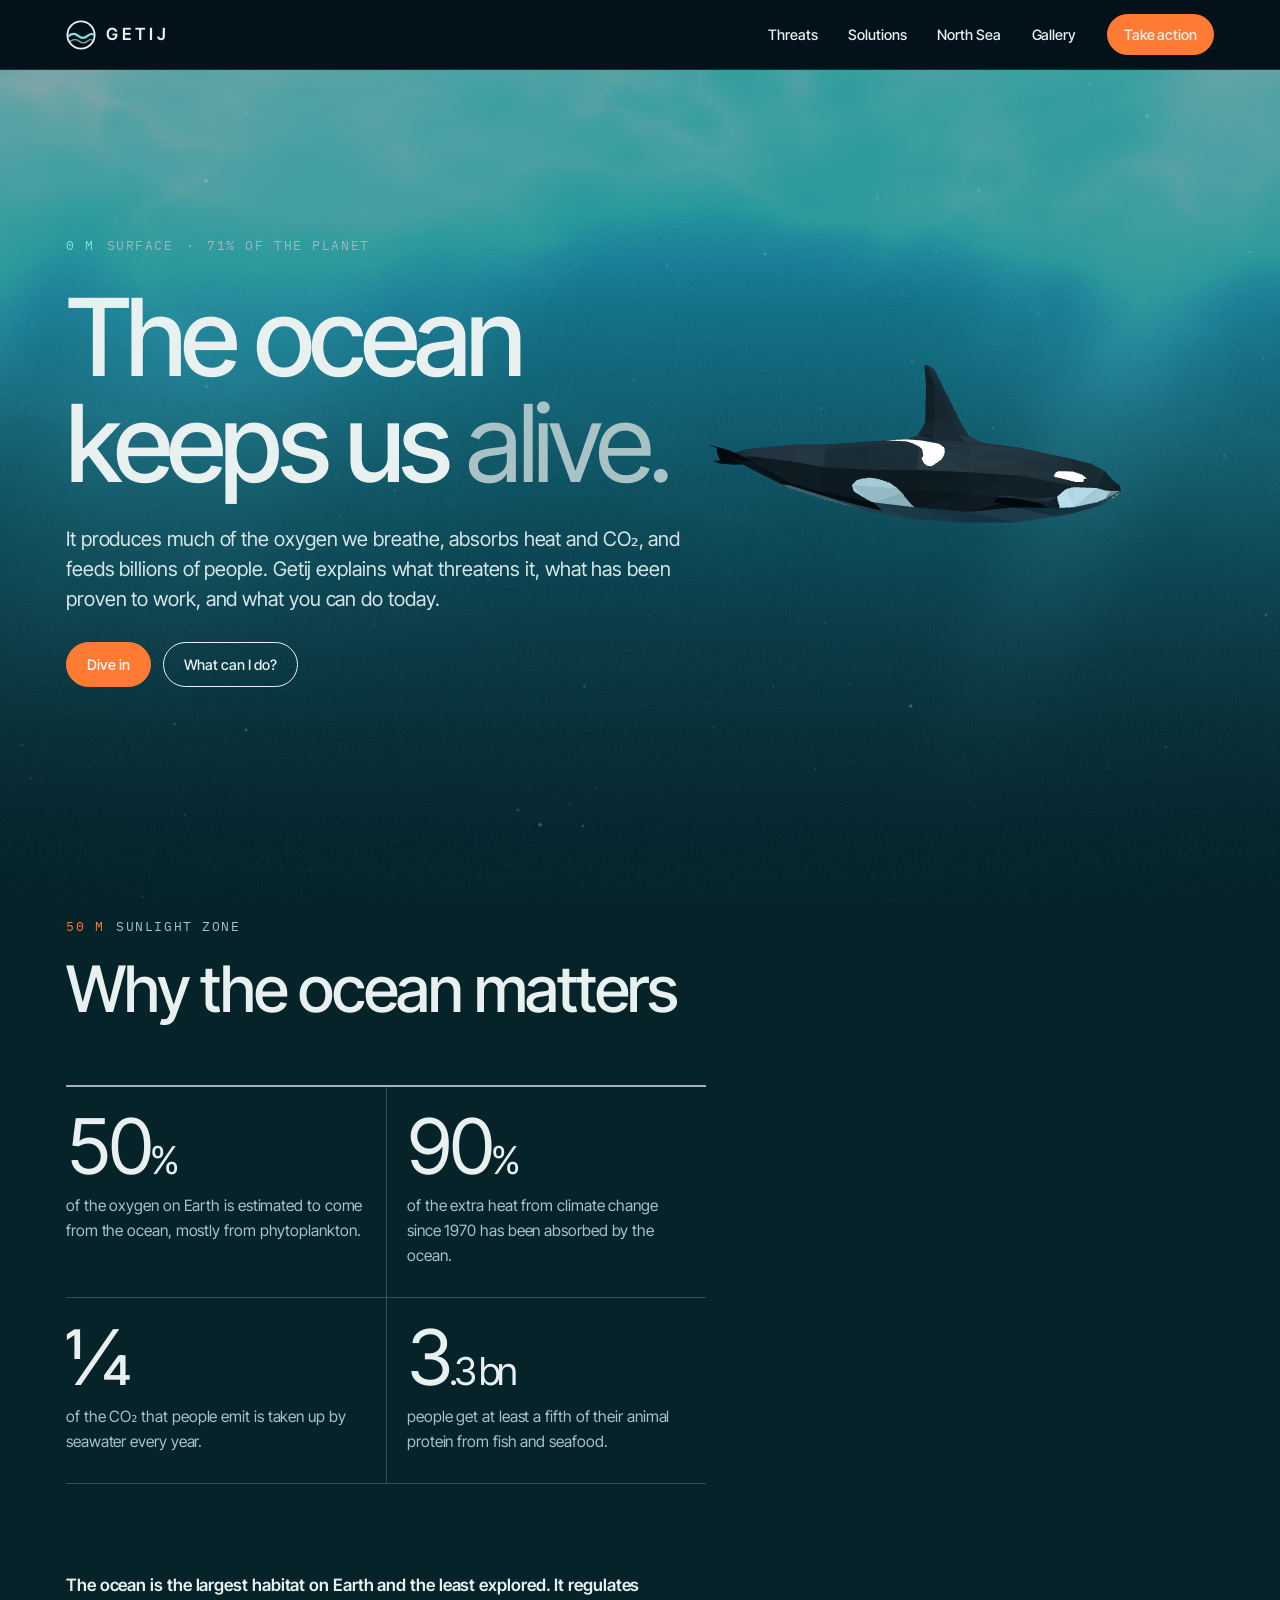
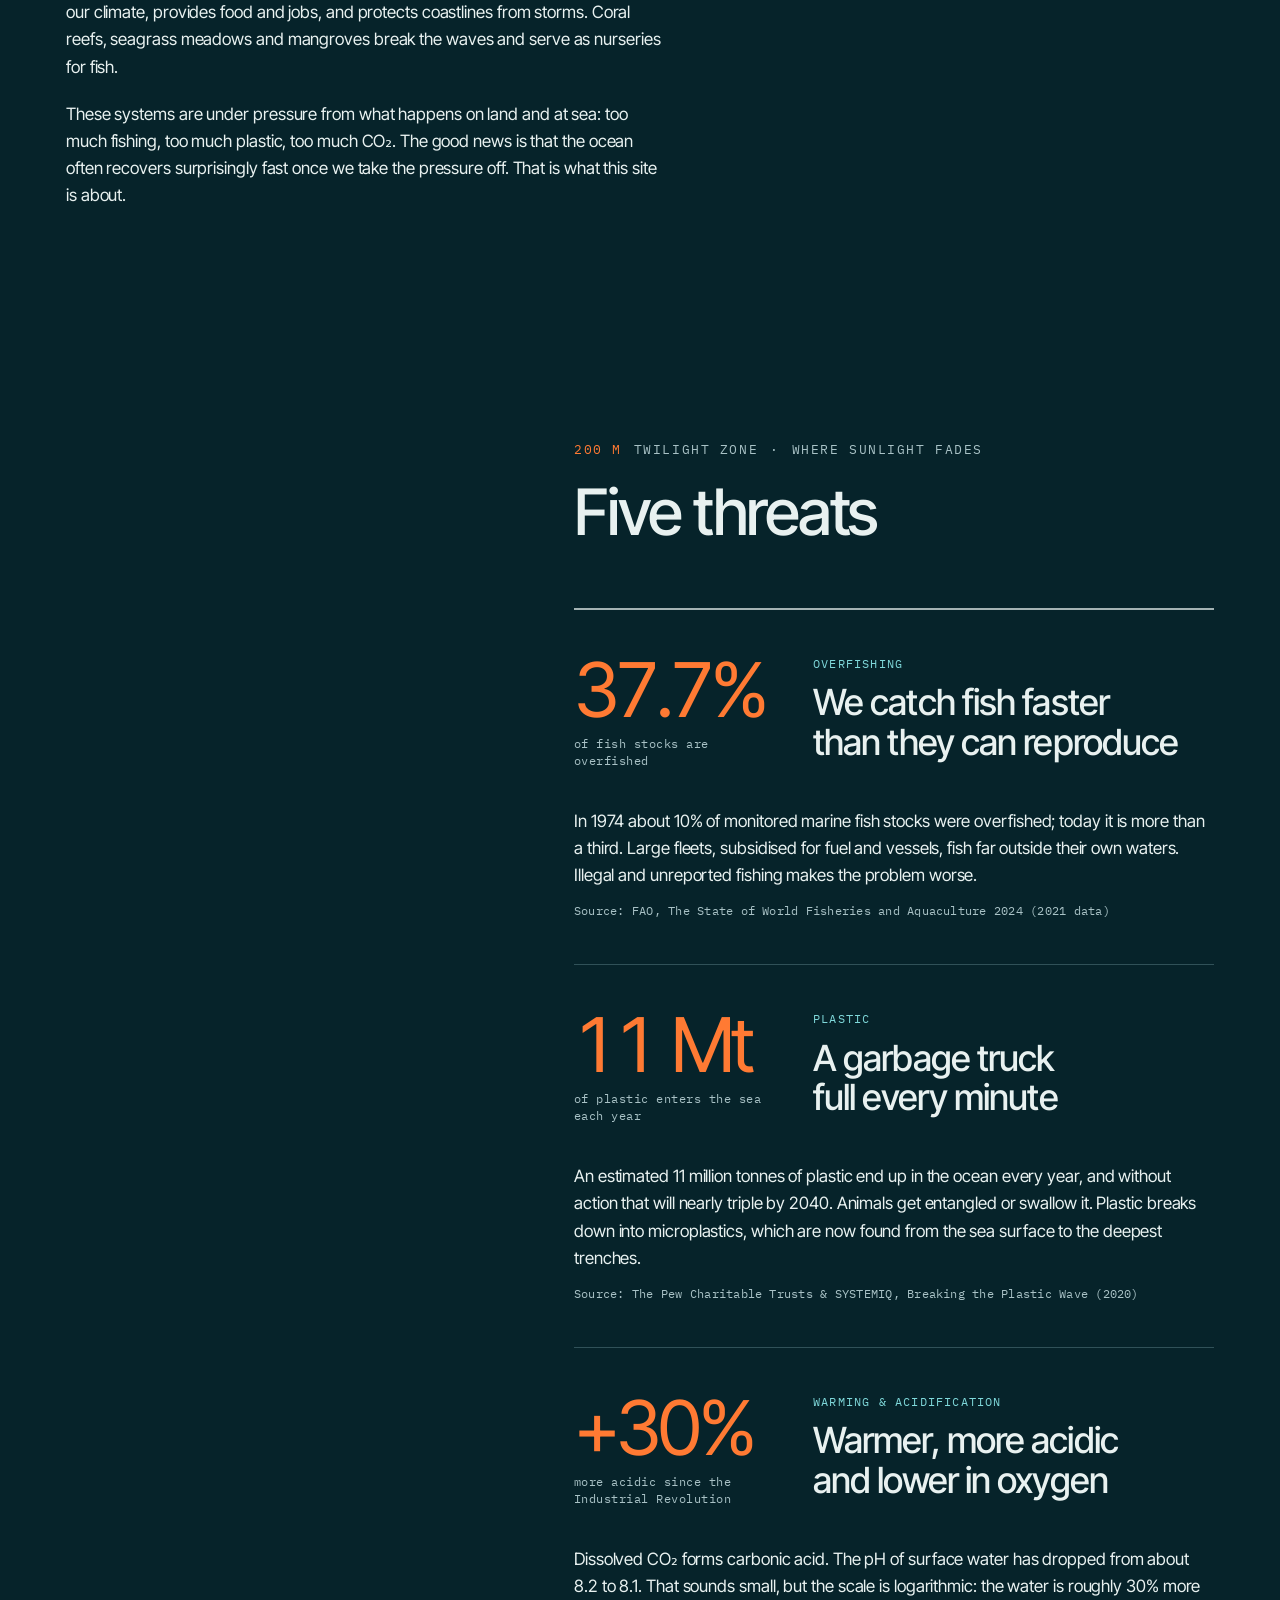
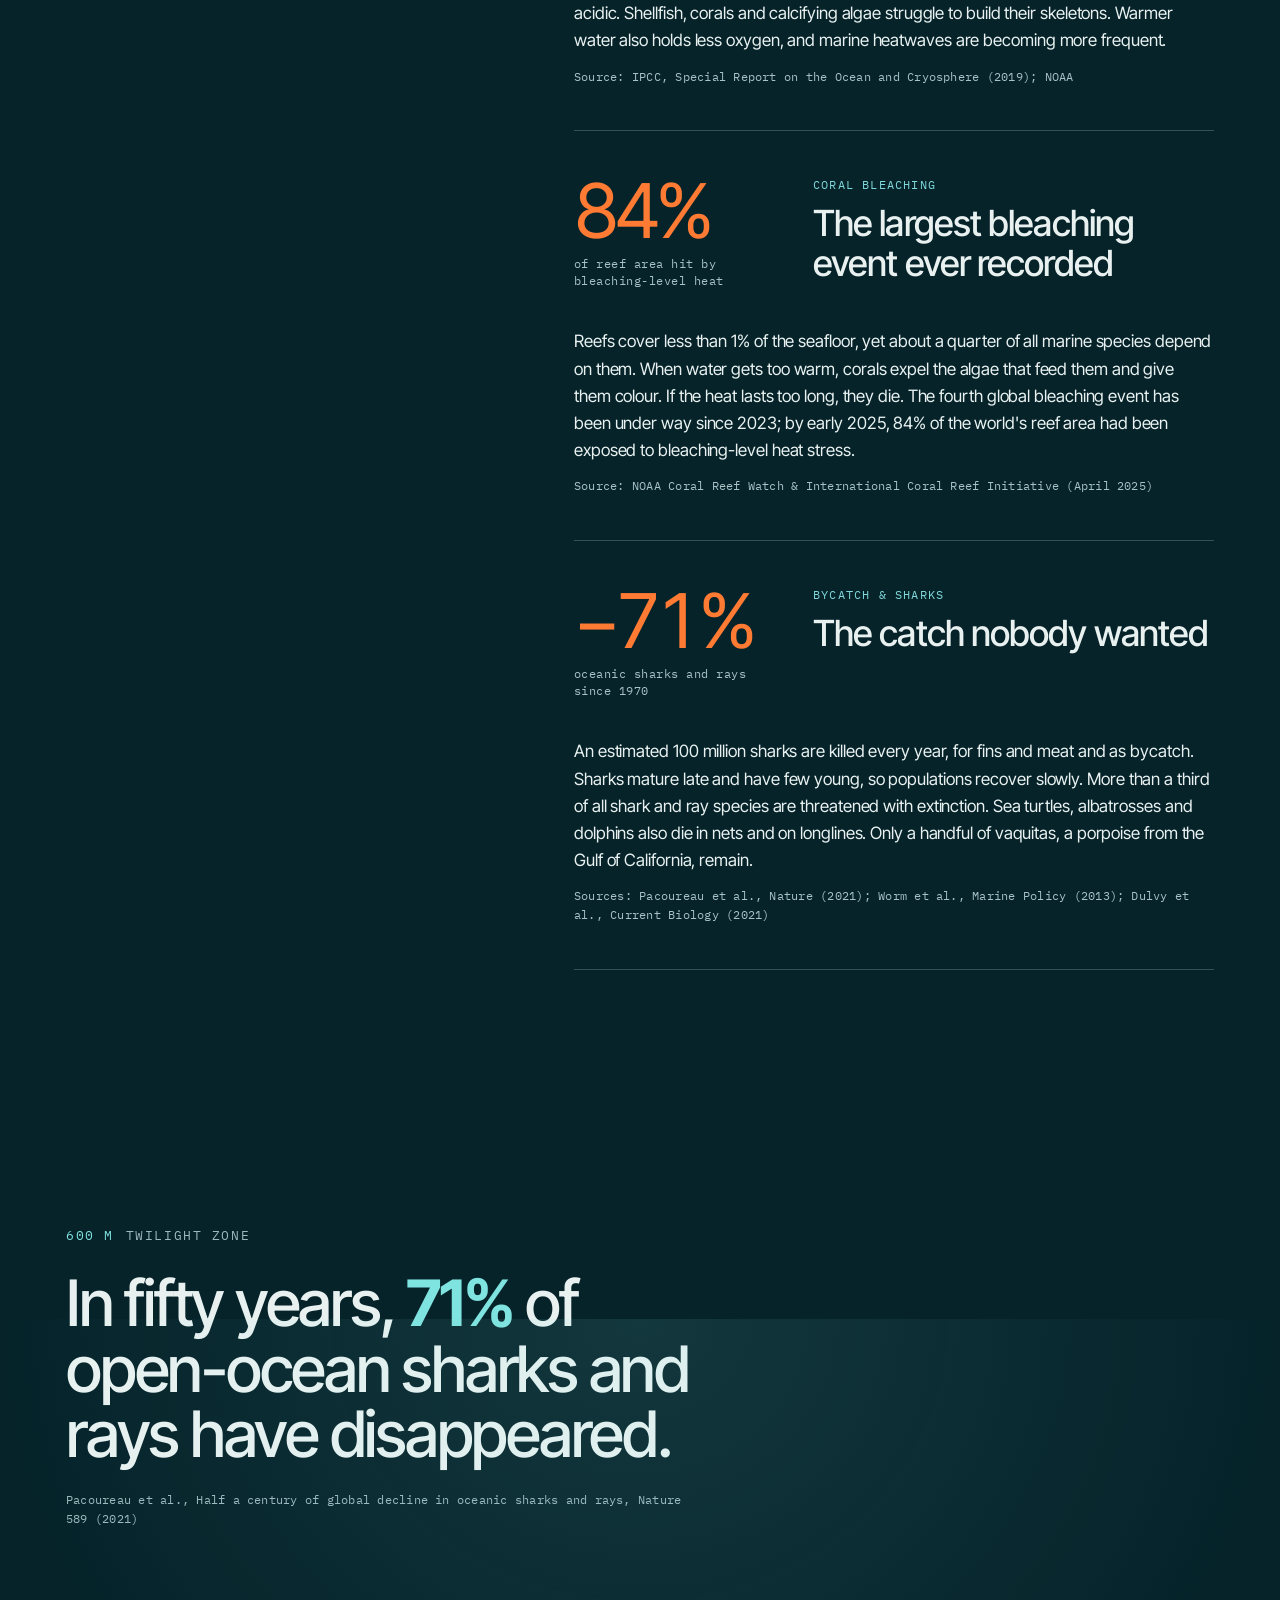
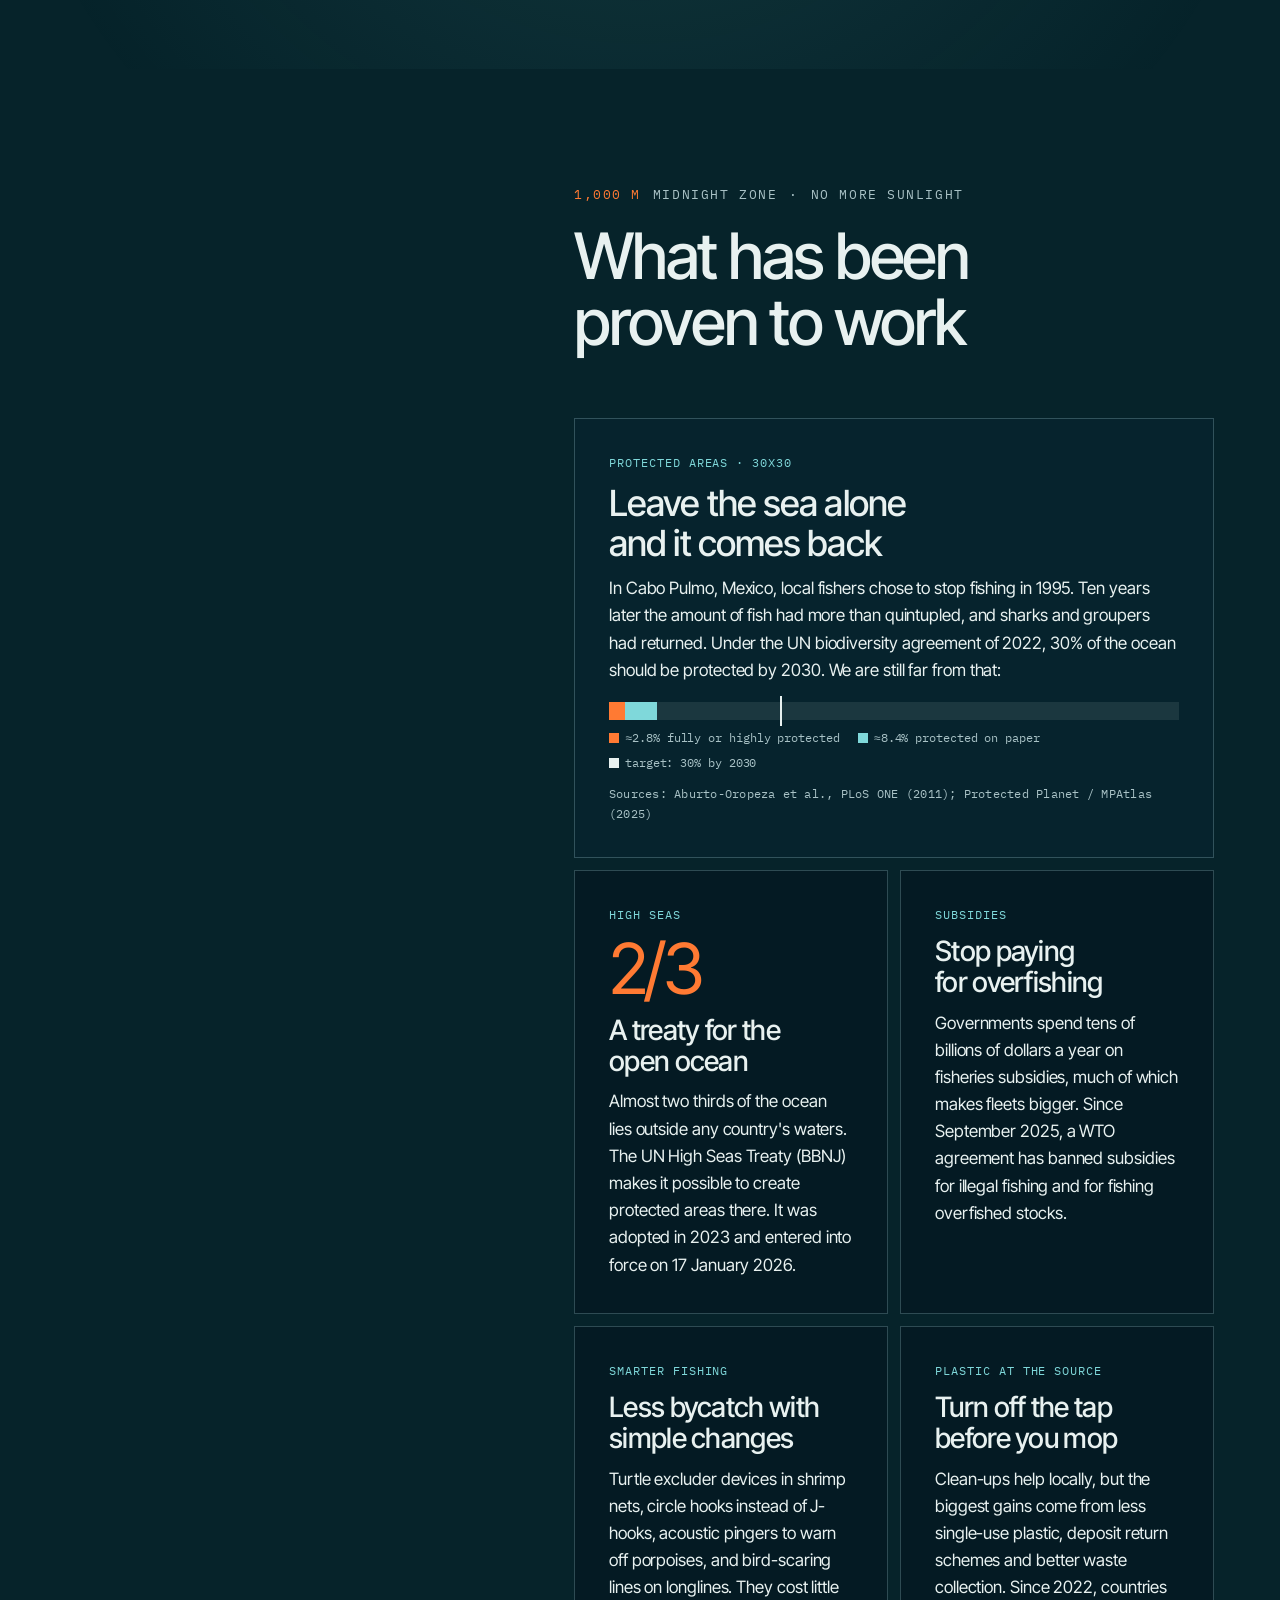
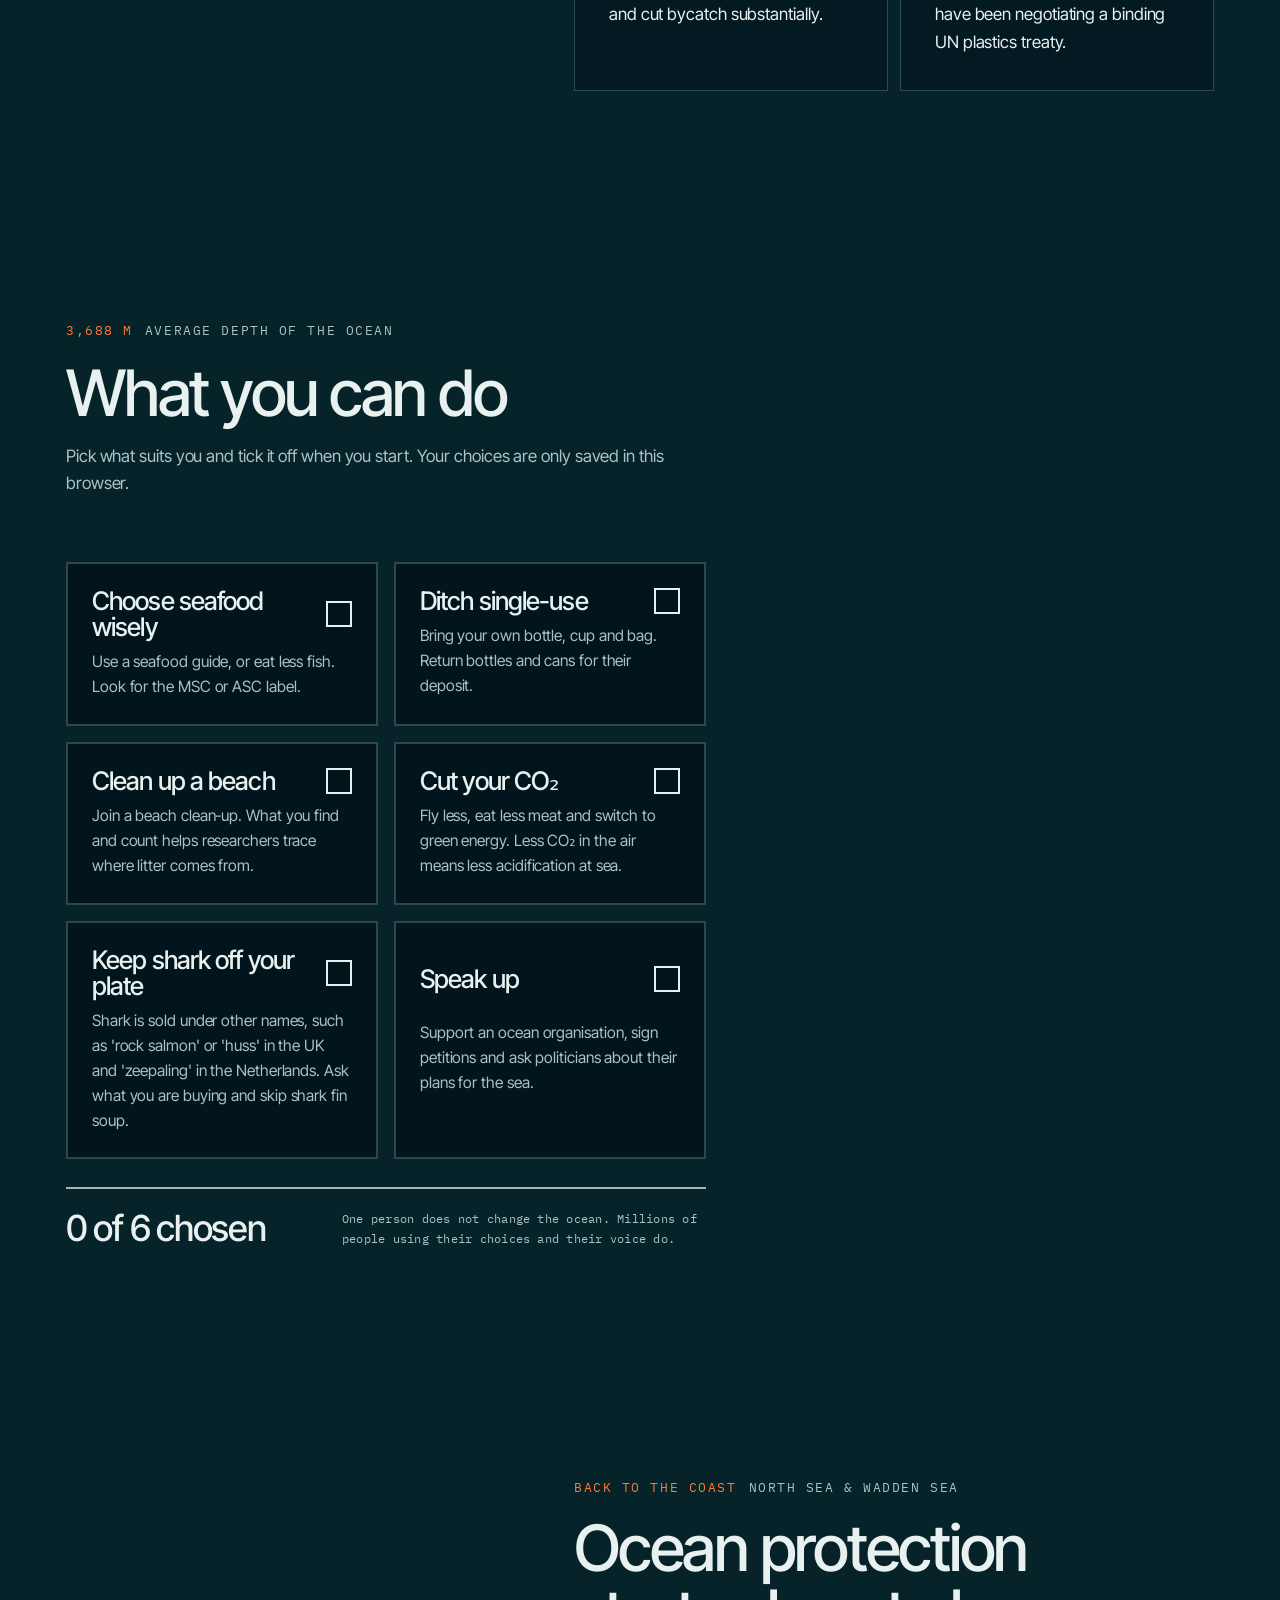
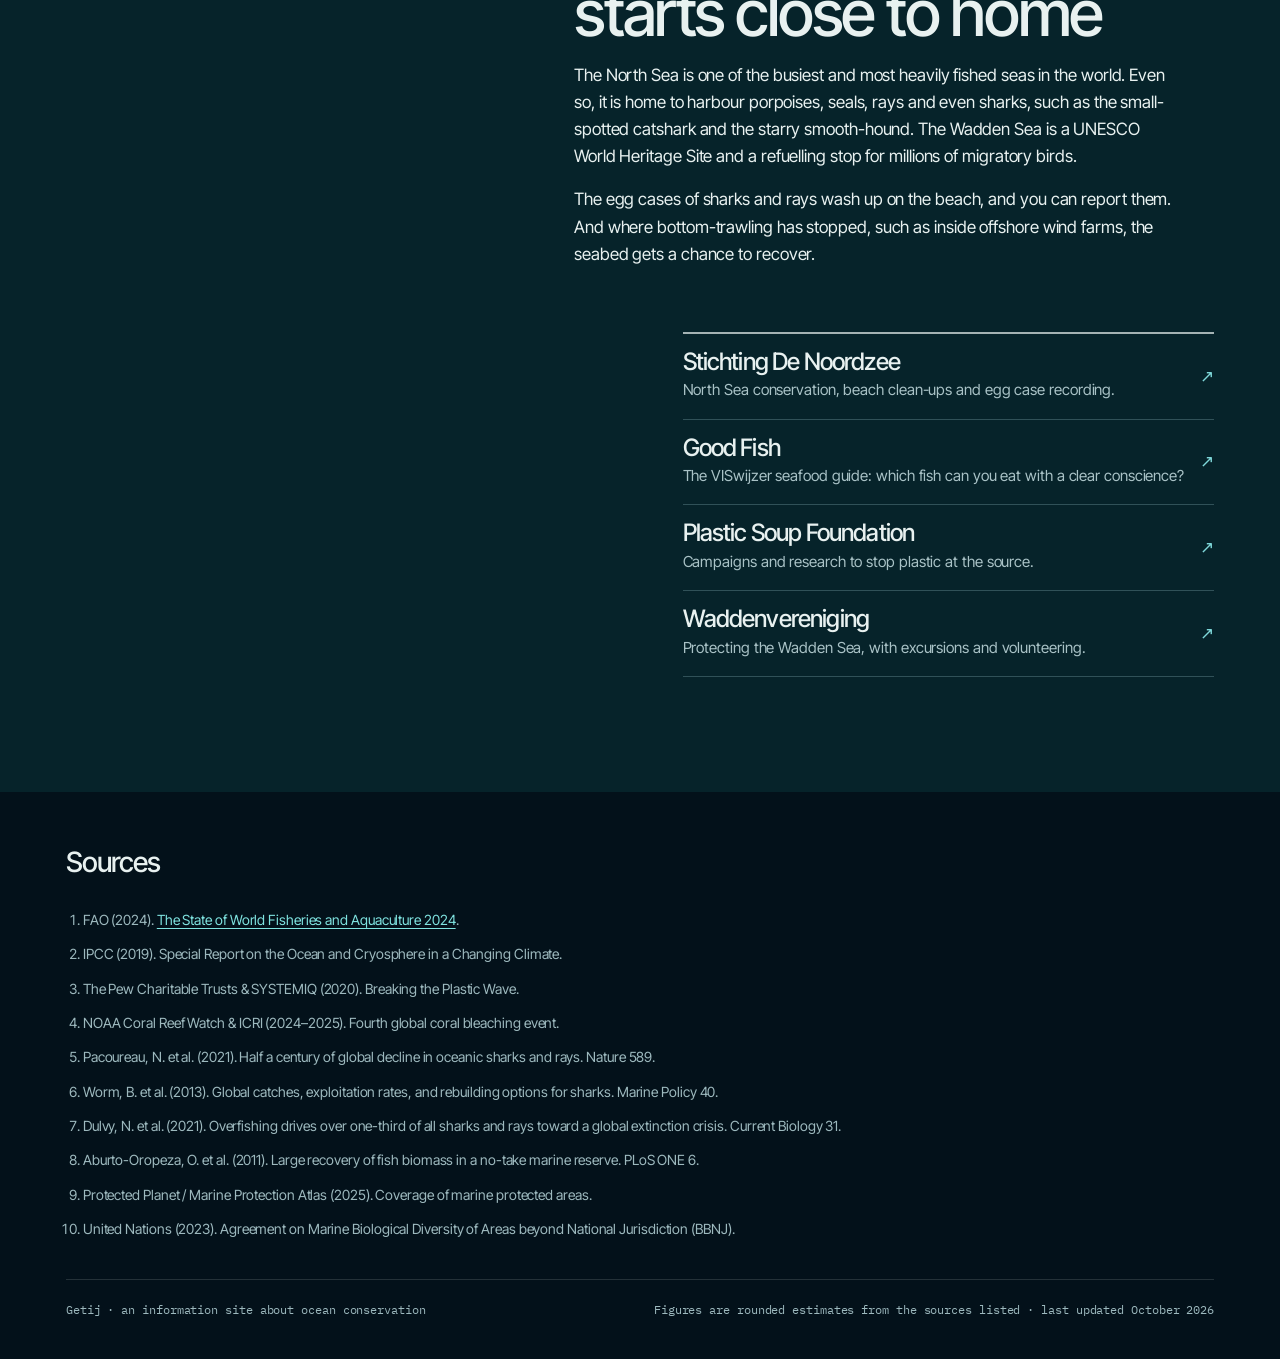
<file: index.html>
<!doctype html>
<html lang="en">
<head>
<meta charset="utf-8">
<meta name="viewport" content="width=device-width, initial-scale=1, viewport-fit=cover">
<title>Getij</title>
<meta name="description" content="Getij: the threats facing the ocean, what works to protect it, and what you can do yourself.">
<meta name="theme-color" content="#061922">
<meta property="og:title" content="Getij">
<meta property="og:description" content="The threats facing the ocean, what has been proven to work, and what you can do yourself.">
<meta property="og:type" content="website">
<link rel="icon" href="data:image/svg+xml,%3Csvg xmlns='http://www.w3.org/2000/svg' viewBox='0 0 32 32'%3E%3Ccircle cx='16' cy='16' r='15' fill='%23061922'/%3E%3Cpath d='M4 17c3.5-3 6.5-3 10 0s6.5 3 10 0 3.5-2.2 4.5-1.6' stroke='%237FE3E0' stroke-width='2.6' fill='none' stroke-linecap='round'/%3E%3C/svg%3E">
<link rel="stylesheet" href="fonts.css">
<style>
/* Layout: een afdaling. Een 3D-walvishaai zwemt mee door de waterkolom (0 m → 3.688 m) terwijl het
   water donkerder wordt; de tekst wisselt per sectie van kant zodat de haai ruimte heeft.
   Bewust één onderwaterwereld, in licht en donker thema gelijk. */
:root {
  --paper: #04141C;                    /* basis onder het water */
  --paper-2: rgba(4, 22, 31, 0.58);    /* glas over het water */
  --paper-3: rgba(2, 13, 20, 0.62);
  --ink: #E8F1F0;
  --ink-soft: #A9C2C6;
  --line: rgba(159, 201, 207, 0.28);
  --buoy: #FF7A33;         /* boei-oranje, het enige signaal */
  --sea: #7FD8DA;          /* zeegroen voor links en details */
  --card: rgba(8, 36, 48, 0.72);
  --deep: #03111A;
  --deep-2: #0B2C38;
  --on-deep: #E8F1F0;
  --on-deep-soft: #9DB9BE;
  --glow: #7FE3E0;         /* bioluminescentie */
  --f-display: "Big Shoulders Display", "Arial Narrow", "Helvetica Neue", Arial, sans-serif;
  --f-body: "Instrument Sans", "Segoe UI", system-ui, -apple-system, sans-serif;
  --f-mono: "IBM Plex Mono", ui-monospace, "Cascadia Mono", Consolas, monospace;
  --step--1: 0.8125rem;
  --step-0: 1.0625rem;
  --step-1: 1.25rem;
  --step-2: clamp(1.6rem, 1.2rem + 1.6vw, 2.25rem);
  --step-3: clamp(2.4rem, 1.6rem + 3.4vw, 4rem);
  --step-4: clamp(3rem, 1.6rem + 6.4vw, 7.25rem);
  --wrap: 1180px;
}

*, *::before, *::after { box-sizing: border-box; }
:root { color-scheme: dark; padding-top: env(safe-area-inset-top, 0px); padding-bottom: env(safe-area-inset-bottom, 0px); }
body { margin: 0; }
img { max-width: 100%; }
[hidden] { display: none !important; }
html { scroll-behavior: smooth; }
body {
  background: var(--paper);
  color: var(--ink);
  font-family: var(--f-body);
  font-size: var(--step-0);
  line-height: 1.6;
  -webkit-font-smoothing: antialiased;
  overflow-x: hidden;
}
body::before {
  content: ""; position: fixed; inset: 0 0 auto; height: env(safe-area-inset-top, 0px);
  z-index: 10; background: var(--deep);
}
h1, h2, h3 { font-family: var(--f-display); font-weight: 800; text-transform: uppercase; line-height: 0.95; letter-spacing: 0.005em; margin: 0; text-wrap: balance; }
p { margin: 0; }
a { color: var(--sea); text-underline-offset: 3px; }
a:focus-visible, button:focus-visible, input:focus-visible + label, label:focus-within { outline: 2px solid var(--buoy); outline-offset: 3px; }
.wrap {
  max-width: var(--wrap); margin: 0 auto;
  padding-left: max(16px, env(safe-area-inset-left, 0px));
  padding-right: max(16px, env(safe-area-inset-right, 0px));
}
.eyebrow {
  font-family: var(--f-mono); font-size: var(--step--1); letter-spacing: 0.12em; text-transform: uppercase;
  color: var(--ink-soft); display: flex; gap: 12px; align-items: center; flex-wrap: wrap;
}
.eyebrow .depth { color: var(--buoy); }
.source { font-family: var(--f-mono); font-size: 0.75rem; color: var(--ink-soft); letter-spacing: 0.02em; }

/* ---------- header ---------- */
.site-head {
  position: sticky; top: env(safe-area-inset-top, 0px); z-index: 20;
  background: var(--deep); color: var(--on-deep);
  border-bottom: 1px solid color-mix(in srgb, var(--on-deep) 12%, transparent);
}
.site-head .wrap { display: flex; align-items: center; justify-content: space-between; gap: 16px; padding-block: 14px; }
.logo { display: flex; align-items: center; gap: 10px; color: var(--on-deep); text-decoration: none; font-family: var(--f-display); font-weight: 900; font-size: 1.6rem; letter-spacing: 0.08em; }
.logo svg { width: 30px; height: 30px; flex: none; }
.nav { display: flex; gap: clamp(14px, 2.4vw, 32px); align-items: center; }
.nav a { color: var(--on-deep); text-decoration: none; font-size: 0.875rem; font-weight: 500; letter-spacing: 0.06em; text-transform: uppercase; }
.nav a:hover { color: var(--glow); }
.btn {
  display: inline-flex; align-items: center; gap: 10px; justify-content: center;
  font-family: var(--f-body); font-weight: 600; font-size: 0.875rem; letter-spacing: 0.08em; text-transform: uppercase;
  padding: 12px 20px; border: 2px solid currentColor; text-decoration: none; cursor: pointer; background: transparent; color: inherit;
  transition: background .2s, color .2s;
}
.btn-solid { background: var(--buoy); border-color: var(--buoy); color: #fff; }
.btn-solid:hover { background: transparent; color: var(--buoy); }
.site-head .btn { padding: 9px 14px; }
@media (max-width: 760px) { .nav .hide-sm { display: none; } }
@media (max-width: 420px) { .nav { gap: 12px; } .site-head .btn { padding: 8px 10px; font-size: 0.75rem; } .logo { font-size: 1.35rem; } }

/* ---------- hero ---------- */
.hero { position: relative; background: linear-gradient(180deg, var(--deep-2) 0%, var(--deep) 100%); color: var(--on-deep); overflow: hidden; isolation: isolate; }
.hero canvas { position: absolute; inset: 0; width: 100%; height: 100%; z-index: -1; display: block; }
.hero .wrap { padding-block: clamp(88px, 13vw, 176px) clamp(64px, 9vw, 120px); display: grid; gap: 28px; }
.hero .eyebrow { color: var(--on-deep-soft); }
.hero .eyebrow .depth { color: var(--glow); }
.hero h1 { font-size: var(--step-4); font-weight: 900; max-width: 12ch; }
.hero h1 em { font-style: normal; color: var(--glow); }
.hero .lede { max-width: 54ch; font-size: var(--step-1); color: var(--on-deep-soft); line-height: 1.5; }
.hero .actions { display: flex; flex-wrap: wrap; gap: 12px; }
.hero .btn-ghost { color: var(--on-deep); }
.hero .btn-ghost:hover { background: var(--on-deep); color: var(--deep); }

/* ---------- cijfers ---------- */
.zone { padding-block: clamp(64px, 9vw, 128px); }
.zone-1 { background: var(--paper); }
.zone-2 { background: var(--paper-2); }
.zone-3 { background: var(--paper-3); }
.section-head { display: grid; gap: 18px; margin-bottom: clamp(36px, 5vw, 64px); }
.section-head h2 { font-size: var(--step-3); max-width: 16ch; }
.stats { display: grid; grid-template-columns: repeat(4, minmax(0, 1fr)); border-top: 2px solid var(--ink); }
.stat { padding: 24px 20px 28px 0; display: grid; gap: 10px; align-content: start; border-bottom: 1px solid var(--line); }
.stat + .stat { padding-left: 20px; border-left: 1px solid var(--line); }
.stat .num { font-family: var(--f-display); font-weight: 900; font-size: clamp(3.4rem, 2.4rem + 3vw, 5.2rem); line-height: 0.9; font-variant-numeric: tabular-nums; }
.stat .num small { font-size: 0.5em; }
.stat p { font-size: 0.975rem; color: var(--ink-soft); }
@media (max-width: 860px) {
  .stats { grid-template-columns: repeat(2, minmax(0, 1fr)); }
  .stat:nth-child(3) { padding-left: 0; border-left: 0; }
}
@media (max-width: 440px) {
  .stats { grid-template-columns: minmax(0, 1fr); }
  .stat + .stat { padding-left: 0; border-left: 0; }
}
.why { display: grid; grid-template-columns: repeat(2, minmax(0, 1fr)); gap: clamp(24px, 5vw, 72px); margin-top: clamp(48px, 7vw, 88px); }
.why p { max-width: 60ch; }
.why p:first-child::first-line { font-weight: 600; }
@media (max-width: 760px) { .why { grid-template-columns: minmax(0, 1fr); } }

/* ---------- bedreigingen ---------- */
.threats { display: grid; border-top: 2px solid var(--ink); }
.threat {
  display: grid; grid-template-columns: minmax(0, 0.9fr) minmax(0, 1.4fr) minmax(0, 1.6fr);
  gap: clamp(16px, 3vw, 48px); padding-block: clamp(28px, 4vw, 44px); border-bottom: 1px solid var(--line); align-items: start;
}
.threat .big { font-family: var(--f-display); font-weight: 900; font-size: clamp(3rem, 2rem + 3.4vw, 5.5rem); line-height: 0.85; color: var(--buoy); font-variant-numeric: tabular-nums; }
.threat .big span { display: block; font-family: var(--f-mono); font-weight: 400; font-size: 0.75rem; line-height: 1.4; color: var(--ink-soft); letter-spacing: 0.04em; margin-top: 10px; text-transform: none; }
.threat h3 { font-size: var(--step-2); }
.threat .kicker { font-family: var(--f-mono); font-size: 0.75rem; letter-spacing: 0.1em; text-transform: uppercase; color: var(--sea); margin-bottom: 10px; }
.threat .body { display: grid; gap: 12px; }
@media (max-width: 900px) {
  .threat { grid-template-columns: minmax(0, 1fr) minmax(0, 2fr); }
  .threat .body { grid-column: 1 / -1; }
}
@media (max-width: 520px) { .threat { grid-template-columns: minmax(0, 1fr); } }

/* ---------- statement band ---------- */
.band { background: var(--deep); color: var(--on-deep); position: relative; overflow: hidden; }
.band .wrap { padding-block: clamp(72px, 11vw, 150px); display: grid; gap: 24px; }
.band blockquote { margin: 0; font-family: var(--f-display); font-weight: 900; text-transform: uppercase; font-size: var(--step-3); line-height: 0.98; max-width: 20ch; text-wrap: balance; }
.band blockquote b { color: var(--glow); font-weight: 900; }
.band .source { color: var(--on-deep-soft); }
.band::after {
  content: ""; position: absolute; inset: auto -10% -60% -10%; height: 120%;
  background: radial-gradient(ellipse at 50% 0%, color-mix(in srgb, var(--glow) 18%, transparent), transparent 60%);
  pointer-events: none;
}

/* ---------- oplossingen ---------- */
.solutions { display: grid; grid-template-columns: repeat(3, minmax(0, 1fr)); gap: 2px; background: var(--line); border: 2px solid var(--line); }
.sol { background: var(--paper-2); padding: clamp(22px, 3vw, 34px); display: grid; gap: 12px; align-content: start; }
.sol h3 { font-size: 1.75rem; }
.sol .tag { font-family: var(--f-mono); font-size: 0.75rem; letter-spacing: 0.08em; text-transform: uppercase; color: var(--sea); }
.sol.feature { grid-column: span 2; background: var(--card); }
.sol.feature h3 { font-size: var(--step-2); }
.sol .fig { font-family: var(--f-display); font-weight: 900; font-size: clamp(3rem, 2rem + 3vw, 4.75rem); color: var(--buoy); line-height: 0.9; }
@media (max-width: 900px) { .solutions { grid-template-columns: repeat(2, minmax(0, 1fr)); } }
@media (max-width: 600px) { .solutions { grid-template-columns: minmax(0, 1fr); } .sol.feature { grid-column: auto; } }

/* MPA-meter */
.meter { display: grid; gap: 8px; margin-top: 6px; }
.meter-bar { position: relative; height: 18px; background: color-mix(in srgb, var(--ink) 9%, transparent); }
.meter-bar i { position: absolute; inset: 0 auto 0 0; display: block; }
.meter-bar .m-all { width: 8.4%; background: var(--sea); }
.meter-bar .m-strict { width: 2.8%; background: var(--buoy); }
.meter-bar .m-goal { position: absolute; left: 30%; top: -6px; bottom: -6px; width: 2px; background: var(--ink); }
.meter-legend { display: flex; flex-wrap: wrap; gap: 6px 18px; font-family: var(--f-mono); font-size: 0.75rem; color: var(--ink-soft); }
.meter-legend span::before { content: ""; display: inline-block; width: 10px; height: 10px; margin-right: 6px; vertical-align: -1px; background: var(--c); }

/* ---------- doe mee ---------- */
.act-grid { display: grid; grid-template-columns: repeat(3, minmax(0, 1fr)); gap: 16px; }
@media (max-width: 900px) { .act-grid { grid-template-columns: repeat(2, minmax(0, 1fr)); } }
@media (max-width: 600px) { .act-grid { grid-template-columns: minmax(0, 1fr); } }
.act { position: relative; }
.act input { position: absolute; opacity: 0; pointer-events: none; }
.act label {
  display: grid; gap: 10px; height: 100%; padding: 24px; cursor: pointer;
  border: 2px solid var(--ink); background: var(--paper-3); transition: background .2s, color .2s;
}
.act label:hover { background: var(--card); }
.act .row { display: flex; justify-content: space-between; align-items: center; gap: 12px; }
.act .t { font-family: var(--f-display); font-weight: 800; text-transform: uppercase; line-height: 0.95; font-size: 1.6rem; }
.act p { color: var(--ink-soft); font-size: 0.975rem; }
.act .box { width: 26px; height: 26px; border: 2px solid var(--ink); flex: none; display: grid; place-items: center; }
.act .box svg { width: 16px; height: 16px; opacity: 0; color: #fff; }
.act input:checked + label { background: var(--ink); color: var(--paper); }
.act input:checked + label p { color: color-mix(in srgb, var(--paper) 78%, transparent); }
.act input:checked + label .box { background: var(--buoy); border-color: var(--buoy); }
.act input:checked + label .box svg { opacity: 1; }
.act input:focus-visible + label { outline: 2px solid var(--buoy); outline-offset: 3px; }
.pledge-bar { margin-top: 28px; display: flex; flex-wrap: wrap; justify-content: space-between; align-items: center; gap: 12px 24px; padding-top: 20px; border-top: 2px solid var(--ink); }
.pledge-bar strong { font-family: var(--f-display); font-size: var(--step-2); text-transform: uppercase; font-weight: 800; }
.pledge-bar .source { max-width: 52ch; }

/* ---------- dichtbij ---------- */
.home { display: grid; grid-template-columns: minmax(0, 1.1fr) minmax(0, 1fr); gap: clamp(28px, 5vw, 72px); align-items: start; }
.home .text { display: grid; gap: 16px; }
.home .text p { max-width: 60ch; }
.orgs { list-style: none; margin: 0; padding: 0; border-top: 2px solid var(--ink); }
.orgs li { border-bottom: 1px solid var(--line); }
.orgs a { display: grid; grid-template-columns: minmax(0, 1fr) auto; gap: 4px 16px; padding: 16px 0; text-decoration: none; color: var(--ink); }
.orgs a:hover .o-name { color: var(--buoy); }
.o-name { font-family: var(--f-display); font-weight: 800; font-size: 1.5rem; text-transform: uppercase; line-height: 1; }
.o-what { grid-column: 1; color: var(--ink-soft); font-size: 0.95rem; }
.o-arrow { grid-row: 1 / span 2; grid-column: 2; align-self: center; font-family: var(--f-mono); color: var(--sea); }
@media (max-width: 760px) { .home { grid-template-columns: minmax(0, 1fr); } }

/* ---------- footer ---------- */
.foot { background: var(--deep); color: var(--on-deep-soft); }
.foot .wrap { padding-block: 56px 40px; display: grid; gap: 32px; }
.foot h2 { color: var(--on-deep); font-size: 1.75rem; }
.foot ol { margin: 0; padding-left: 1.2em; display: grid; gap: 6px; font-size: 0.875rem; columns: 2; column-gap: 40px; }
.foot ol li { break-inside: avoid; margin-bottom: 6px; }
.foot a { color: var(--glow); }
.foot .fine { font-family: var(--f-mono); font-size: 0.75rem; border-top: 1px solid color-mix(in srgb, var(--on-deep) 14%, transparent); padding-top: 20px; display: flex; flex-wrap: wrap; justify-content: space-between; gap: 8px 24px; }
@media (max-width: 700px) { .foot ol { columns: 1; } }

/* ---------- dieptemeter ---------- */
.gauge {
  position: fixed; z-index: 15; right: max(14px, env(safe-area-inset-right, 0px)); top: 50%; transform: translateY(-50%);
  display: grid; gap: 8px; justify-items: end; font-family: var(--f-mono); font-size: 0.6875rem; color: var(--ink-soft);
  pointer-events: none; mix-blend-mode: normal;
}
.gauge .track { width: 2px; height: 180px; background: var(--line); position: relative; }
.gauge .fill { position: absolute; inset: 0 0 auto 0; background: var(--buoy); height: 0; }
.gauge .read { color: var(--buoy); font-weight: 500; font-variant-numeric: tabular-nums; background: var(--paper); padding: 2px 4px; }
.gauge .zone-name { writing-mode: vertical-rl; letter-spacing: 0.12em; text-transform: uppercase; background: var(--paper); padding: 4px 2px; }
@media (max-width: 1320px) { .gauge { display: none; } }

/* ---------- cijfers die in beeld scrollen ---------- */
.count-target { transition: transform .9s cubic-bezier(.2, .7, .2, 1); }
b.count-target, span.count-target { display: inline-block; }
.count-target.waiting { transform: translateY(14px); }
.count-target.pop { transform-origin: left bottom; }
.count-target.pop.waiting { transform: scale(.6); }
.meter-bar i { transition: width 1.4s cubic-bezier(.2, .7, .2, 1); }
.meter-bar .m-strict { transition-delay: .3s; }
.meter.waiting .meter-bar i { width: 0; }

/* ---------- onderwaterwereld: water en walvishaai achter de inhoud ---------- */
/* zo hoog als het grootst mogelijke scherm (100lvh): ook als de adresbalk van een telefoon inklapt
   blijft er onderin geen strook onbedekt */
.water, #whale { position: fixed; top: 0; left: 0; width: 100%; height: 100vh; height: 100lvh; pointer-events: none; }
.water { z-index: -2; background: rgb(17, 102, 123); transition: background-color .3s linear; }
#whale { z-index: -1; display: block; transition: opacity .6s; }
.hero, .zone-1, .zone-2, .zone-3, .band { background: transparent; }
.hero .lede { color: #D6E6E7; }
.band::after { opacity: .6; }
.solutions { background: transparent; border: 0; gap: 12px; }
.sol, .sol.feature { background: var(--paper-2); border: 1px solid var(--line); -webkit-backdrop-filter: blur(6px); backdrop-filter: blur(6px); }
.sol.feature { background: var(--card); }
.act label { background: var(--paper-3); border-color: var(--line); -webkit-backdrop-filter: blur(6px); backdrop-filter: blur(6px); }
.act label:hover { background: var(--card); }
.act input:checked + label { background: var(--ink); color: #04141C; border-color: var(--ink); }
.act input:checked + label p { color: #2C4752; }
.act .box { border-color: currentColor; }
.stats, .threats, .orgs, .pledge-bar { border-color: color-mix(in srgb, var(--ink) 70%, transparent); }
.meter-bar .m-goal { background: var(--ink); }
.gauge .read, .gauge .zone-name { background: rgba(3, 17, 26, 0.7); }

/* Tekst wisselt van kant; de haai zwemt in de vrije helft */
@media (min-width: 1100px) {
  .lane-l .wrap > *, .lane-r .wrap > * { max-width: 640px; }
  .lane-l .wrap > * { margin-right: auto; }
  .lane-r .wrap > * { margin-left: auto; }
  .lane-r .wrap.home, .lane-l .wrap.home { grid-template-columns: minmax(0, 1fr); }
  .lane-l .stats, .lane-r .stats { grid-template-columns: repeat(2, minmax(0, 1fr)); }
  .lane-l .stat:nth-child(3), .lane-r .stat:nth-child(3) { padding-left: 0; border-left: 0; }
  .lane-l .why, .lane-r .why { grid-template-columns: minmax(0, 1fr); gap: 20px; }
  .lane-l .threat, .lane-r .threat { grid-template-columns: minmax(0, 1fr) minmax(0, 2fr); }
  .lane-l .threat .body, .lane-r .threat .body { grid-column: 1 / -1; }
  .lane-l .solutions, .lane-r .solutions, .lane-l .act-grid, .lane-r .act-grid { grid-template-columns: repeat(2, minmax(0, 1fr)); }
  .hero .wrap > * { max-width: 620px; }
}
@media (max-width: 1099px) {
  .hero .wrap { padding-bottom: clamp(200px, 34vh, 280px); }
}

@media (prefers-reduced-motion: reduce) {
  html { scroll-behavior: auto; }
  .water { transition: none; }
}
</style>
<link rel="stylesheet" href="type.css">
</head>
<body>

<header class="site-head">
  <div class="wrap">
    <a class="logo" href="#top" aria-label="Getij, back to top">
      <svg viewBox="0 0 32 32" fill="none" aria-hidden="true"><circle cx="16" cy="16" r="14.5" stroke="currentColor" stroke-width="2"/><path d="M3 17c3.5-3 6.5-3 10 0s6.5 3 10 0 4.5-2.4 6-1.6" stroke="#7FE3E0" stroke-width="2.4" fill="none" stroke-linecap="round"/><path d="M5 22.5c3-2.4 6-2.4 9 0s6 2.4 9 0 3.6-1.8 4.6-1.2" stroke="currentColor" stroke-width="1.6" fill="none" stroke-linecap="round" opacity=".6"/></svg>
      GETIJ
    </a>
    <nav class="nav" aria-label="Main menu">
      <a class="hide-sm" href="#threats">Threats</a>
      <a class="hide-sm" href="#solutions">Solutions</a>
      <a class="hide-sm" href="#north-sea">North Sea</a>
      <a href="gallery.html">Gallery</a>
      <a class="btn btn-solid" href="#take-action">Take action</a>
    </nav>
  </div>
</header>

<div class="water" aria-hidden="true"></div>
<canvas id="whale" aria-hidden="true"></canvas>

<main id="top">
  <section class="hero" data-depth="0" data-zone="Sunlight zone">
    <canvas id="sea" aria-hidden="true"></canvas>
    <div class="wrap">
      <div class="eyebrow"><span class="depth">0 m</span><span>Surface</span><span>·</span><span>71% of the planet</span></div>
      <h1>The ocean keeps us <em>alive.</em></h1>
      <p class="lede">It produces much of the oxygen we breathe, absorbs heat and CO₂, and feeds billions of people. Getij explains what threatens it, what has been proven to work, and what you can do today.</p>
      <div class="actions">
        <a class="btn btn-solid" href="#threats">Dive in</a>
        <a class="btn btn-ghost" href="#take-action">What can I do?</a>
      </div>
    </div>
  </section>

  <section class="zone zone-1 lane-l" id="numbers" data-depth="50" data-zone="Sunlight zone">
    <div class="wrap">
      <div class="section-head">
        <div class="eyebrow"><span class="depth">50 m</span><span>Sunlight zone</span></div>
        <h2>Why the ocean matters</h2>
      </div>
      <div class="stats">
        <div class="stat"><div class="num">50<small>%</small></div><p>of the oxygen on Earth is estimated to come from the ocean, mostly from phytoplankton.</p></div>
        <div class="stat"><div class="num">90<small>%</small></div><p>of the extra heat from climate change since 1970 has been absorbed by the ocean.</p></div>
        <div class="stat"><div class="num">¼</div><p>of the CO₂ that people emit is taken up by seawater every year.</p></div>
        <div class="stat"><div class="num">3<small>.3 bn</small></div><p>people get at least a fifth of their animal protein from fish and seafood.</p></div>
      </div>
      <div class="why">
        <p>The ocean is the largest habitat on Earth and the least explored. It regulates our climate, provides food and jobs, and protects coastlines from storms. Coral reefs, seagrass meadows and mangroves break the waves and serve as nurseries for fish.</p>
        <p>These systems are under pressure from what happens on land and at sea: too much fishing, too much plastic, too much CO₂. The good news is that the ocean often recovers surprisingly fast once we take the pressure off. That is what this site is about.</p>
      </div>
    </div>
  </section>

  <section class="zone zone-2 lane-r" id="threats" data-depth="200" data-zone="Twilight zone">
    <div class="wrap">
      <div class="section-head">
        <div class="eyebrow"><span class="depth">200 m</span><span>Twilight zone</span><span>·</span><span>Where sunlight fades</span></div>
        <h2>Five threats</h2>
      </div>
      <div class="threats">
        <article class="threat">
          <div class="big">37.7%<span>of fish stocks are overfished</span></div>
          <div><div class="kicker">Overfishing</div><h3>We catch fish faster than they can reproduce</h3></div>
          <div class="body">
            <p>In 1974 about 10% of monitored marine fish stocks were overfished; today it is more than a third. Large fleets, subsidised for fuel and vessels, fish far outside their own waters. Illegal and unreported fishing makes the problem worse.</p>
            <p class="source">Source: FAO, The State of World Fisheries and Aquaculture 2024 (2021 data)</p>
          </div>
        </article>
        <article class="threat">
          <div class="big">11 Mt<span>of plastic enters the sea each year</span></div>
          <div><div class="kicker">Plastic</div><h3>A garbage truck full every minute</h3></div>
          <div class="body">
            <p>An estimated 11 million tonnes of plastic end up in the ocean every year, and without action that will nearly triple by 2040. Animals get entangled or swallow it. Plastic breaks down into microplastics, which are now found from the sea surface to the deepest trenches.</p>
            <p class="source">Source: The Pew Charitable Trusts &amp; SYSTEMIQ, Breaking the Plastic Wave (2020)</p>
          </div>
        </article>
        <article class="threat">
          <div class="big">+30%<span>more acidic since the Industrial Revolution</span></div>
          <div><div class="kicker">Warming &amp; acidification</div><h3>Warmer, more acidic and lower in oxygen</h3></div>
          <div class="body">
            <p>Dissolved CO₂ forms carbonic acid. The pH of surface water has dropped from about 8.2 to 8.1. That sounds small, but the scale is logarithmic: the water is roughly 30% more acidic. Shellfish, corals and calcifying algae struggle to build their skeletons. Warmer water also holds less oxygen, and marine heatwaves are becoming more frequent.</p>
            <p class="source">Source: IPCC, Special Report on the Ocean and Cryosphere (2019); NOAA</p>
          </div>
        </article>
        <article class="threat">
          <div class="big">84%<span>of reef area hit by bleaching-level heat</span></div>
          <div><div class="kicker">Coral bleaching</div><h3>The largest bleaching event ever recorded</h3></div>
          <div class="body">
            <p>Reefs cover less than 1% of the seafloor, yet about a quarter of all marine species depend on them. When water gets too warm, corals expel the algae that feed them and give them colour. If the heat lasts too long, they die. The fourth global bleaching event has been under way since 2023; by early 2025, 84% of the world's reef area had been exposed to bleaching-level heat stress.</p>
            <p class="source">Source: NOAA Coral Reef Watch &amp; International Coral Reef Initiative (April 2025)</p>
          </div>
        </article>
        <article class="threat">
          <div class="big">−71%<span>oceanic sharks and rays since 1970</span></div>
          <div><div class="kicker">Bycatch &amp; sharks</div><h3>The catch nobody wanted</h3></div>
          <div class="body">
            <p>An estimated 100 million sharks are killed every year, for fins and meat and as bycatch. Sharks mature late and have few young, so populations recover slowly. More than a third of all shark and ray species are threatened with extinction. Sea turtles, albatrosses and dolphins also die in nets and on longlines. Only a handful of vaquitas, a porpoise from the Gulf of California, remain.</p>
            <p class="source">Sources: Pacoureau et al., Nature (2021); Worm et al., Marine Policy (2013); Dulvy et al., Current Biology (2021)</p>
          </div>
        </article>
      </div>
    </div>
  </section>

  <section class="band lane-l" data-depth="600" data-zone="Twilight zone">
    <div class="wrap">
      <div class="eyebrow" style="color:var(--on-deep-soft)"><span class="depth" style="color:var(--glow)">600 m</span><span>Twilight zone</span></div>
      <blockquote>In fifty years, <b>71%</b> of open-ocean sharks and rays have disappeared.</blockquote>
      <p class="source">Pacoureau et al., Half a century of global decline in oceanic sharks and rays, Nature 589 (2021)</p>
    </div>
  </section>

  <section class="zone zone-2 lane-r" id="solutions" data-depth="1000" data-zone="Midnight zone">
    <div class="wrap">
      <div class="section-head">
        <div class="eyebrow"><span class="depth">1,000 m</span><span>Midnight zone</span><span>·</span><span>No more sunlight</span></div>
        <h2>What has been proven to work</h2>
      </div>
      <div class="solutions">
        <article class="sol feature">
          <div class="tag">Protected areas · 30x30</div>
          <h3>Leave the sea alone and it comes back</h3>
          <p>In Cabo Pulmo, Mexico, local fishers chose to stop fishing in 1995. Ten years later the amount of fish had more than quintupled, and sharks and groupers had returned. Under the UN biodiversity agreement of 2022, 30% of the ocean should be protected by 2030. We are still far from that:</p>
          <div class="meter" role="img" aria-label="About 8.4% of the ocean is a protected area, about 2.8% is fully or highly protected, and the target is 30% by 2030.">
            <div class="meter-bar"><i class="m-all"></i><i class="m-strict"></i><span class="m-goal"></span></div>
            <div class="meter-legend">
              <span style="--c:var(--buoy)">≈2.8% fully or highly protected</span>
              <span style="--c:var(--sea)">≈8.4% protected on paper</span>
              <span style="--c:var(--ink)">target: 30% by 2030</span>
            </div>
          </div>
          <p class="source">Sources: Aburto-Oropeza et al., PLoS ONE (2011); Protected Planet / MPAtlas (2025)</p>
        </article>
        <article class="sol">
          <div class="tag">High seas</div>
          <div class="fig">2/3</div>
          <h3>A treaty for the open ocean</h3>
          <p>Almost two thirds of the ocean lies outside any country's waters. The UN High Seas Treaty (BBNJ) makes it possible to create protected areas there. It was adopted in 2023 and entered into force on 17 January 2026.</p>
        </article>
        <article class="sol">
          <div class="tag">Subsidies</div>
          <h3>Stop paying for overfishing</h3>
          <p>Governments spend tens of billions of dollars a year on fisheries subsidies, much of which makes fleets bigger. Since September 2025, a WTO agreement has banned subsidies for illegal fishing and for fishing overfished stocks.</p>
        </article>
        <article class="sol">
          <div class="tag">Smarter fishing</div>
          <h3>Less bycatch with simple changes</h3>
          <p>Turtle excluder devices in shrimp nets, circle hooks instead of J-hooks, acoustic pingers to warn off porpoises, and bird-scaring lines on longlines. They cost little and cut bycatch substantially.</p>
        </article>
        <article class="sol">
          <div class="tag">Plastic at the source</div>
          <h3>Turn off the tap before you mop</h3>
          <p>Clean-ups help locally, but the biggest gains come from less single-use plastic, deposit return schemes and better waste collection. Since 2022, countries have been negotiating a binding UN plastics treaty.</p>
        </article>
      </div>
    </div>
  </section>

  <section class="zone zone-3 lane-l" id="take-action" data-depth="3688" data-zone="Abyssal zone">
    <div class="wrap">
      <div class="section-head">
        <div class="eyebrow"><span class="depth">3,688 m</span><span>Average depth of the ocean</span></div>
        <h2>What you can do</h2>
        <p style="max-width:60ch;color:var(--ink-soft)">Pick what suits you and tick it off when you start. Your choices are only saved in this browser.</p>
      </div>
      <div class="act-grid" id="pledges">
        <div class="act"><input type="checkbox" id="p-vis"><label for="p-vis"><span class="row"><span class="t">Choose seafood wisely</span><span class="box"><svg viewBox="0 0 16 16" fill="none"><path d="M3 8.5l3 3 7-7" stroke="currentColor" stroke-width="2.4"/></svg></span></span><p>Use a seafood guide, or eat less fish. Look for the MSC or ASC label.</p></label></div>
        <div class="act"><input type="checkbox" id="p-plastic"><label for="p-plastic"><span class="row"><span class="t">Ditch single-use</span><span class="box"><svg viewBox="0 0 16 16" fill="none"><path d="M3 8.5l3 3 7-7" stroke="currentColor" stroke-width="2.4"/></svg></span></span><p>Bring your own bottle, cup and bag. Return bottles and cans for their deposit.</p></label></div>
        <div class="act"><input type="checkbox" id="p-strand"><label for="p-strand"><span class="row"><span class="t">Clean up a beach</span><span class="box"><svg viewBox="0 0 16 16" fill="none"><path d="M3 8.5l3 3 7-7" stroke="currentColor" stroke-width="2.4"/></svg></span></span><p>Join a beach clean-up. What you find and count helps researchers trace where litter comes from.</p></label></div>
        <div class="act"><input type="checkbox" id="p-co2"><label for="p-co2"><span class="row"><span class="t">Cut your CO₂</span><span class="box"><svg viewBox="0 0 16 16" fill="none"><path d="M3 8.5l3 3 7-7" stroke="currentColor" stroke-width="2.4"/></svg></span></span><p>Fly less, eat less meat and switch to green energy. Less CO₂ in the air means less acidification at sea.</p></label></div>
        <div class="act"><input type="checkbox" id="p-haai"><label for="p-haai"><span class="row"><span class="t">Keep shark off your plate</span><span class="box"><svg viewBox="0 0 16 16" fill="none"><path d="M3 8.5l3 3 7-7" stroke="currentColor" stroke-width="2.4"/></svg></span></span><p>Shark is sold under other names, such as 'rock salmon' or 'huss' in the UK and 'zeepaling' in the Netherlands. Ask what you are buying and skip shark fin soup.</p></label></div>
        <div class="act"><input type="checkbox" id="p-stem"><label for="p-stem"><span class="row"><span class="t">Speak up</span><span class="box"><svg viewBox="0 0 16 16" fill="none"><path d="M3 8.5l3 3 7-7" stroke="currentColor" stroke-width="2.4"/></svg></span></span><p>Support an ocean organisation, sign petitions and ask politicians about their plans for the sea.</p></label></div>
      </div>
      <div class="pledge-bar">
        <strong id="pledge-count">0 of 6 chosen</strong>
        <p class="source">One person does not change the ocean. Millions of people using their choices and their voice do.</p>
      </div>
    </div>
  </section>

  <section class="zone zone-1 lane-r" id="north-sea" data-depth="3688" data-zone="Home">
    <div class="wrap home">
      <div class="text">
        <div class="eyebrow"><span class="depth">Back to the coast</span><span>North Sea &amp; Wadden Sea</span></div>
        <h2 style="font-size:var(--step-3)">Ocean protection starts close to home</h2>
        <p>The North Sea is one of the busiest and most heavily fished seas in the world. Even so, it is home to harbour porpoises, seals, rays and even sharks, such as the small-spotted catshark and the starry smooth-hound. The Wadden Sea is a UNESCO World Heritage Site and a refuelling stop for millions of migratory birds.</p>
        <p>The egg cases of sharks and rays wash up on the beach, and you can report them. And where bottom-trawling has stopped, such as inside offshore wind farms, the seabed gets a chance to recover.</p>
      </div>
      <ul class="orgs">
        <li><a href="https://www.noordzee.nl" target="_blank" rel="noopener"><span class="o-name">Stichting De Noordzee</span><span class="o-what">North Sea conservation, beach clean-ups and egg case recording.</span><span class="o-arrow">↗</span></a></li>
        <li><a href="https://goodfish.nl" target="_blank" rel="noopener"><span class="o-name">Good Fish</span><span class="o-what">The VISwijzer seafood guide: which fish can you eat with a clear conscience?</span><span class="o-arrow">↗</span></a></li>
        <li><a href="https://www.plasticsoupfoundation.org" target="_blank" rel="noopener"><span class="o-name">Plastic Soup Foundation</span><span class="o-what">Campaigns and research to stop plastic at the source.</span><span class="o-arrow">↗</span></a></li>
        <li><a href="https://www.waddenvereniging.nl" target="_blank" rel="noopener"><span class="o-name">Waddenvereniging</span><span class="o-what">Protecting the Wadden Sea, with excursions and volunteering.</span><span class="o-arrow">↗</span></a></li>
      </ul>
    </div>
  </section>
</main>

<footer class="foot">
  <div class="wrap">
    <h2>Sources</h2>
    <ol>
      <li>FAO (2024). <a href="https://www.fao.org/publications/home/fao-flagship-publications/the-state-of-world-fisheries-and-aquaculture" target="_blank" rel="noopener">The State of World Fisheries and Aquaculture 2024</a>.</li>
      <li>IPCC (2019). Special Report on the Ocean and Cryosphere in a Changing Climate.</li>
      <li>The Pew Charitable Trusts &amp; SYSTEMIQ (2020). Breaking the Plastic Wave.</li>
      <li>NOAA Coral Reef Watch &amp; ICRI (2024–2025). Fourth global coral bleaching event.</li>
      <li>Pacoureau, N. et al. (2021). Half a century of global decline in oceanic sharks and rays. Nature 589.</li>
      <li>Worm, B. et al. (2013). Global catches, exploitation rates, and rebuilding options for sharks. Marine Policy 40.</li>
      <li>Dulvy, N. et al. (2021). Overfishing drives over one-third of all sharks and rays toward a global extinction crisis. Current Biology 31.</li>
      <li>Aburto-Oropeza, O. et al. (2011). Large recovery of fish biomass in a no-take marine reserve. PLoS ONE 6.</li>
      <li>Protected Planet / Marine Protection Atlas (2025). Coverage of marine protected areas.</li>
      <li>United Nations (2023). Agreement on Marine Biological Diversity of Areas beyond National Jurisdiction (BBNJ).</li>
    </ol>
    <div class="fine">
      <span>Getij · an information site about ocean conservation</span>
      <span>Figures are rounded estimates from the sources listed · last updated October 2026</span>
    </div>
  </div>
</footer>

<div class="gauge" aria-hidden="true">
  <span class="read" id="g-read">0 m</span>
  <span class="track"><span class="fill" id="g-fill"></span></span>
  <span class="zone-name" id="g-zone">Sunlight zone</span>
</div>

<script>
(function () {
  // Hero: lichtbundels en drijvende 'zeesneeuw'
  var c = document.getElementById('sea');
  var ctx = c.getContext('2d');
  var reduce = window.matchMedia('(prefers-reduced-motion: reduce)').matches;
  var w = 0, h = 0, dpr = 1, flakes = [];
  function size() {
    dpr = Math.min(window.devicePixelRatio || 1, 2);
    w = c.clientWidth; h = c.clientHeight;
    c.width = w * dpr; c.height = h * dpr;
    ctx.setTransform(dpr, 0, 0, dpr, 0, 0);
    var n = Math.round(Math.min(140, w * h / 9000));
    flakes = [];
    for (var i = 0; i < n; i++) flakes.push({ x: Math.random() * w, y: Math.random() * h, r: Math.random() * 1.6 + 0.4, s: Math.random() * 0.25 + 0.05, d: Math.random() * Math.PI * 2 });
  }
  function draw(t) {
    // draait het echte (WebGL-)water, dan is deze getekende versie niet nodig
    if (document.documentElement.classList.contains('real-water')) { c.style.display = 'none'; return; }
    ctx.clearRect(0, 0, w, h);
    ctx.globalCompositeOperation = 'lighter';
    for (var i = 0; i < 7; i++) {
      var x = w * (0.1 + i * 0.14) + Math.sin(t / 4200 + i * 1.7) * 60;
      var spread = 70 + 40 * Math.sin(t / 5300 + i);
      var g = ctx.createLinearGradient(0, 0, 0, h);
      g.addColorStop(0, 'rgba(127,227,224,0.10)');
      g.addColorStop(1, 'rgba(127,227,224,0)');
      ctx.fillStyle = g;
      ctx.beginPath();
      ctx.moveTo(x - 18, 0); ctx.lineTo(x + 18, 0);
      ctx.lineTo(x + spread + 120, h); ctx.lineTo(x - spread + 40, h);
      ctx.closePath(); ctx.fill();
    }
    ctx.globalCompositeOperation = 'source-over';
    for (var j = 0; j < flakes.length; j++) {
      var f = flakes[j];
      if (!reduce) { f.y += f.s; f.x += Math.sin(t / 3000 + f.d) * 0.12; if (f.y > h + 4) { f.y = -4; f.x = Math.random() * w; } }
      ctx.fillStyle = 'rgba(232,241,240,' + (0.15 + f.r * 0.18) + ')';
      ctx.beginPath(); ctx.arc(f.x, f.y, f.r, 0, Math.PI * 2); ctx.fill();
    }
    if (!reduce) requestAnimationFrame(draw);
  }
  size();
  window.addEventListener('resize', function () { size(); if (reduce) draw(0); });
  requestAnimationFrame(draw);

  // Dieptemeter
  var sections = [].slice.call(document.querySelectorAll('[data-depth]'));
  var read = document.getElementById('g-read'), fill = document.getElementById('g-fill'), zone = document.getElementById('g-zone');
  function fmt(n) { return Math.round(n).toLocaleString('en-GB') + ' m'; }
  function onScroll() {
    var mid = window.innerHeight * 0.5, depth = 0, name = 'Sunlight zone';
    for (var i = 0; i < sections.length; i++) {
      var r = sections[i].getBoundingClientRect();
      if (r.top <= mid) {
        var d0 = +sections[i].dataset.depth;
        var next = sections[i + 1] ? +sections[i + 1].dataset.depth : d0;
        var p = Math.min(1, Math.max(0, (mid - r.top) / r.height));
        depth = d0 + (next - d0) * p; name = sections[i].dataset.zone;
      }
    }
    read.textContent = fmt(depth);
    fill.style.height = Math.min(100, depth / 3688 * 100) + '%';
    zone.textContent = name;
  }
  window.addEventListener('scroll', onScroll, { passive: true });
  onScroll();

  // Belofte-checklist (alleen in deze browser)
  var boxes = [].slice.call(document.querySelectorAll('#pledges input'));
  var count = document.getElementById('pledge-count');
  var saved = {};
  try { saved = JSON.parse(localStorage.getItem('getij-pledges') || '{}'); } catch (e) { saved = {}; }
  function update() {
    var n = boxes.filter(function (b) { return b.checked; }).length;
    count.textContent = n === boxes.length ? 'All 6 chosen. Thank you!' : n + ' of 6 chosen';
  }
  boxes.forEach(function (b) {
    if (saved[b.id]) b.checked = true;
    b.addEventListener('change', function () {
      saved[b.id] = b.checked;
      try { localStorage.setItem('getij-pledges', JSON.stringify(saved)); } catch (e) {}
      update();
    });
  });
  update();

  // Cijfers tellen op zodra ze in beeld scrollen; zonder script staan de eindwaarden er gewoon
  var targets = [].slice.call(document.querySelectorAll('.stat .num, .threat .big, .band b, .sol .fig, .section-head .depth, .band .depth'));
  var meter = document.querySelector('.meter');
  function fmtNum(v, dec) { return v.toLocaleString('en-GB', { minimumFractionDigits: dec, maximumFractionDigits: dec }); }
  if (!reduce && 'IntersectionObserver' in window) {
    var jobs = new Map();
    targets.forEach(function (el) {
      var node = el.firstChild;
      var m = node && node.nodeType === 3 ? node.nodeValue.match(/^(\D*)(\d[\d,]*)(\.\d+)?(.*)$/) : null;
      if (!m || el.textContent.indexOf('/') > -1) { el.classList.add('count-target', 'pop', 'waiting'); jobs.set(el, null); return; }
      var job = { node: node, text: node.nodeValue, pre: m[1], post: m[4], dec: m[3] ? m[3].length - 1 : 0,
                  end: parseFloat((m[2] + (m[3] || '')).replace(/,/g, '')) };
      el.classList.add('count-target', 'waiting');
      node.nodeValue = job.pre + fmtNum(0, job.dec) + job.post;
      jobs.set(el, job);
    });
    function run(el) {
      var job = jobs.get(el);
      el.classList.remove('waiting');
      if (!job) return;
      var t0 = performance.now(), dur = 1400;
      (function step(now) {
        var p = Math.min(1, (now - t0) / dur), e = 1 - Math.pow(1 - p, 3);
        job.node.nodeValue = p < 1 ? job.pre + fmtNum(job.end * e, job.dec) + job.post : job.text;
        if (p < 1) requestAnimationFrame(step);
      })(t0);
    }
    var io = new IntersectionObserver(function (entries) {
      entries.forEach(function (en) {
        if (!en.isIntersecting) return;
        io.unobserve(en.target);
        if (en.target === meter) meter.classList.remove('waiting'); else run(en.target);
      });
    }, { threshold: 0.4 });
    jobs.forEach(function (_, el) { io.observe(el); });
    if (meter) { meter.classList.add('waiting'); io.observe(meter); }
  }
})();
</script>
<script src="vendor/three.min.js"></script><script src="vendor/GLTFLoader.js"></script>
<script src="whale.js"></script>
</body>
</html>
</file>
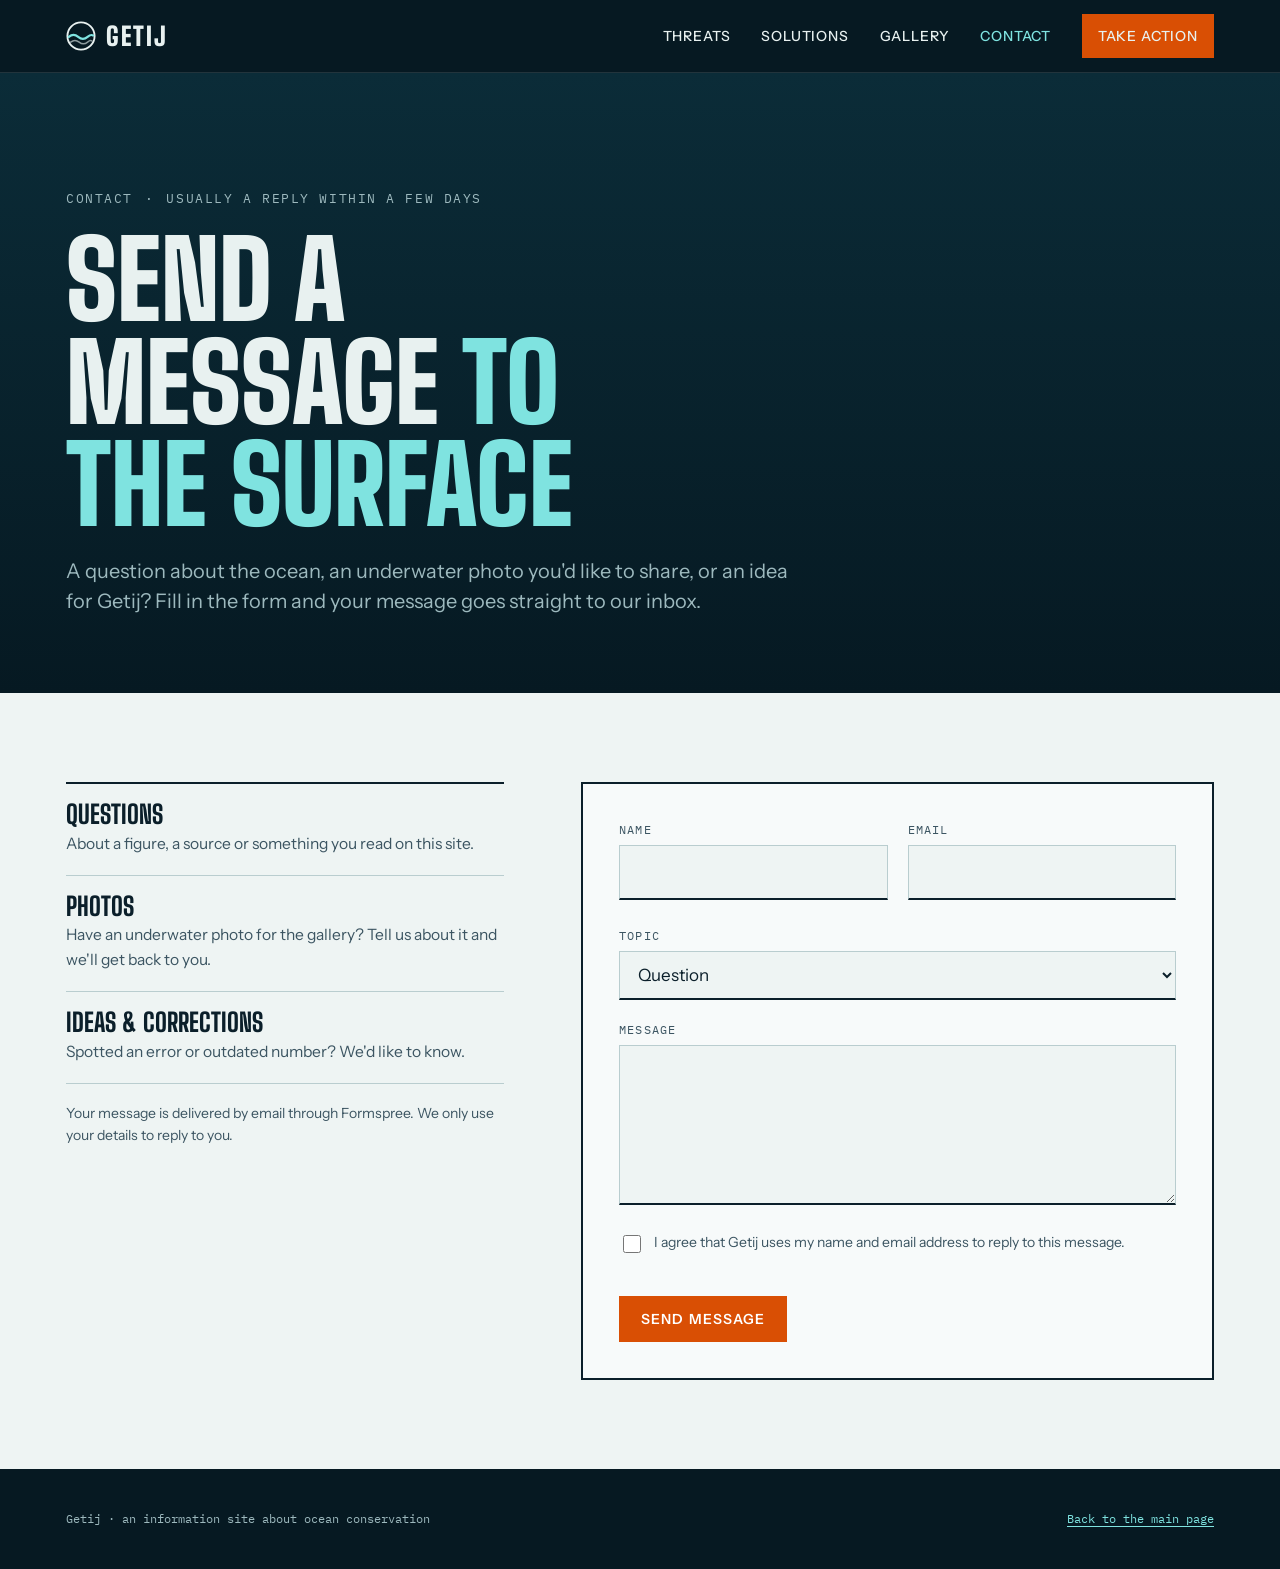
<file: contact.html>
<!doctype html>
<html lang="en">
<head>
<meta charset="utf-8">
<meta name="viewport" content="width=device-width, initial-scale=1, viewport-fit=cover">
<title>Getij Contact</title>
<meta name="description" content="Get in touch with Getij: questions, photos to share or ideas for ocean conservation.">
<meta name="theme-color" content="#061922">
<meta property="og:title" content="Getij Contact">
<meta property="og:description" content="Questions, photos to share or ideas? Send us a message.">
<meta property="og:type" content="website">
<link rel="icon" href="data:image/svg+xml,%3Csvg xmlns='http://www.w3.org/2000/svg' viewBox='0 0 32 32'%3E%3Ccircle cx='16' cy='16' r='15' fill='%23061922'/%3E%3Cpath d='M4 17c3.5-3 6.5-3 10 0s6.5 3 10 0 3.5-2.2 4.5-1.6' stroke='%237FE3E0' stroke-width='2.6' fill='none' stroke-linecap='round'/%3E%3C/svg%3E">
<link rel="stylesheet" href="fonts.css">
<style>
/* Layout: een rustig formulier aan de oppervlakte; links de uitnodiging, rechts het formulier
   als een logboekformulier met mono-labels. */
:root {
  --paper: #EEF4F3; --paper-2: #E2ECEB; --ink: #0B1F2A; --ink-soft: #3C5562; --line: #B9CDCF;
  --buoy: #D94F04; --sea: #0D6874; --card: #F7FAFA; --ok: #0D6E4F; --err: #B42318;
  --deep: #061922; --deep-2: #0B2C38; --on-deep: #E8F1F0; --on-deep-soft: #9DB9BE; --glow: #7FE3E0;
  --f-display: "Big Shoulders Display", "Arial Narrow", "Helvetica Neue", Arial, sans-serif;
  --f-body: "Instrument Sans", "Segoe UI", system-ui, -apple-system, sans-serif;
  --f-mono: "IBM Plex Mono", ui-monospace, "Cascadia Mono", Consolas, monospace;
  --step-0: 1.0625rem; --step-4: clamp(3rem, 1.6rem + 6.4vw, 7.25rem);
  --wrap: 1180px;
  color-scheme: light;
}
@media (prefers-color-scheme: dark) {
  :root:not([data-theme="light"]) {
    --paper: #0A1C25; --paper-2: #07161E; --ink: #E4EEEE; --ink-soft: #A3BABF; --line: #1F3C48;
    --buoy: #FF7A33; --sea: #6FD0D2; --card: #0F2631; --ok: #5FD3A6; --err: #FF8A80;
    --deep: #03111A; --deep-2: #082430;
    color-scheme: dark;
  }
}
:root[data-theme="dark"] {
  --paper: #0A1C25; --paper-2: #07161E; --ink: #E4EEEE; --ink-soft: #A3BABF; --line: #1F3C48;
  --buoy: #FF7A33; --sea: #6FD0D2; --card: #0F2631; --ok: #5FD3A6; --err: #FF8A80;
  --deep: #03111A; --deep-2: #082430;
  color-scheme: dark;
}
*, *::before, *::after { box-sizing: border-box; }
:root { padding-top: env(safe-area-inset-top, 0px); padding-bottom: env(safe-area-inset-bottom, 0px); }
body { margin: 0; background: var(--paper); color: var(--ink); font-family: var(--f-body); font-size: var(--step-0); line-height: 1.6; -webkit-font-smoothing: antialiased; overflow-x: hidden; }
body::before { content: ""; position: fixed; inset: 0 0 auto; height: env(safe-area-inset-top, 0px); z-index: 10; background: var(--deep); }
[hidden] { display: none !important; }
h1, h2 { font-family: var(--f-display); font-weight: 800; text-transform: uppercase; line-height: 0.95; margin: 0; text-wrap: balance; }
p { margin: 0; }
a { color: var(--sea); text-underline-offset: 3px; }
a:focus-visible, button:focus-visible { outline: 2px solid var(--buoy); outline-offset: 3px; }
.wrap { max-width: var(--wrap); margin: 0 auto; padding-left: max(16px, env(safe-area-inset-left, 0px)); padding-right: max(16px, env(safe-area-inset-right, 0px)); }
.eyebrow { font-family: var(--f-mono); font-size: 0.8125rem; letter-spacing: 0.12em; text-transform: uppercase; color: var(--ink-soft); display: flex; gap: 12px; flex-wrap: wrap; }

.site-head { position: sticky; top: env(safe-area-inset-top, 0px); z-index: 20; background: var(--deep); color: var(--on-deep); border-bottom: 1px solid color-mix(in srgb, var(--on-deep) 12%, transparent); }
.site-head .wrap { display: flex; align-items: center; justify-content: space-between; gap: 16px; padding-block: 14px; }
.logo { display: flex; align-items: center; gap: 10px; color: var(--on-deep); text-decoration: none; font-family: var(--f-display); font-weight: 900; font-size: 1.6rem; letter-spacing: 0.08em; }
.logo svg { width: 30px; height: 30px; flex: none; }
.nav { display: flex; gap: clamp(14px, 2.4vw, 32px); align-items: center; }
.nav a { color: var(--on-deep); text-decoration: none; font-size: 0.875rem; font-weight: 500; letter-spacing: 0.06em; text-transform: uppercase; }
.nav a:hover, .nav a[aria-current="page"] { color: var(--glow); }
.btn { display: inline-flex; align-items: center; justify-content: center; gap: 10px; font-family: var(--f-body); font-weight: 600; font-size: 0.875rem; letter-spacing: 0.08em; text-transform: uppercase; padding: 12px 20px; border: 2px solid currentColor; text-decoration: none; cursor: pointer; background: transparent; color: inherit; transition: background .2s, color .2s; }
.btn-solid { background: var(--buoy); border-color: var(--buoy); color: #fff; }
.btn-solid:hover { background: transparent; color: var(--buoy); }
.site-head .btn { padding: 9px 14px; }
@media (max-width: 760px) { .nav .hide-sm { display: none; } }
@media (max-width: 420px) { .nav { gap: 12px; } .site-head .btn { padding: 8px 10px; font-size: 0.75rem; } .logo { font-size: 1.35rem; } }

.intro { background: linear-gradient(180deg, var(--deep-2), var(--deep)); color: var(--on-deep); }
.intro .wrap { padding-block: clamp(64px, 9vw, 120px) clamp(48px, 6vw, 80px); display: grid; gap: 20px; }
.intro .eyebrow { color: var(--on-deep-soft); }
.intro h1 { font-size: var(--step-4); font-weight: 900; max-width: 12ch; }
.intro h1 em { font-style: normal; color: var(--glow); }
.intro p { max-width: 56ch; color: var(--on-deep-soft); font-size: 1.25rem; line-height: 1.5; }

.contact { padding-block: clamp(48px, 7vw, 96px); }
.contact .wrap { display: grid; grid-template-columns: minmax(0, 0.9fr) minmax(0, 1.3fr); gap: clamp(28px, 6vw, 88px); align-items: start; }
.reasons { display: grid; gap: 0; border-top: 2px solid var(--ink); }
.reasons div { padding: 18px 0; border-bottom: 1px solid var(--line); display: grid; gap: 4px; }
.reasons b { font-family: var(--f-display); font-weight: 800; font-size: 1.6rem; text-transform: uppercase; line-height: 1; }
.reasons span { color: var(--ink-soft); font-size: 0.975rem; }
.reasons-note { margin-top: 18px; font-size: 0.875rem; color: var(--ink-soft); }

form { display: grid; gap: 20px; background: var(--card); border: 2px solid var(--ink); padding: clamp(20px, 3vw, 36px); }
.field { display: grid; gap: 6px; }
.field label { font-family: var(--f-mono); font-size: 0.75rem; letter-spacing: 0.1em; text-transform: uppercase; color: var(--ink-soft); }
.field label .opt { text-transform: none; letter-spacing: 0; }
.field input, .field select, .field textarea {
  font: inherit; color: var(--ink); background: var(--paper); border: 1px solid var(--line); border-bottom: 2px solid var(--ink);
  padding: 12px 14px; width: 100%; border-radius: 0;
}
.field textarea { min-height: 160px; resize: vertical; }
.field input:focus, .field select:focus, .field textarea:focus { outline: none; border-bottom-color: var(--buoy); background: var(--card); }
.field .err { font-size: 0.8125rem; color: var(--err); min-height: 0; }
.row2 { display: grid; grid-template-columns: repeat(2, minmax(0, 1fr)); gap: 20px; }
@media (max-width: 560px) { .row2 { grid-template-columns: minmax(0, 1fr); } }
.hp { position: absolute; left: -9999px; width: 1px; height: 1px; overflow: hidden; }
.consent { display: flex; gap: 10px; align-items: flex-start; font-size: 0.875rem; color: var(--ink-soft); }
.consent input { margin-top: 4px; width: 18px; height: 18px; accent-color: var(--buoy); flex: none; }
.actions { display: flex; flex-wrap: wrap; gap: 14px 20px; align-items: center; justify-content: space-between; }
.actions .btn[disabled] { opacity: .6; cursor: progress; }
.status { font-size: 0.9375rem; }
.status.ok { color: var(--ok); }
.status.err { color: var(--err); }
.sent { display: grid; gap: 14px; background: var(--card); border: 2px solid var(--ink); padding: clamp(24px, 3vw, 40px); }
.sent h2 { font-size: clamp(2.2rem, 1.6rem + 2vw, 3.2rem); }
@media (max-width: 860px) { .contact .wrap { grid-template-columns: minmax(0, 1fr); } }

.foot { background: var(--deep); color: var(--on-deep-soft); }
.foot .wrap { padding-block: 40px; display: flex; flex-wrap: wrap; justify-content: space-between; gap: 8px 24px; font-family: var(--f-mono); font-size: 0.75rem; }
.foot a { color: var(--glow); }
</style>
</head>
<body>

<header class="site-head">
  <div class="wrap">
    <a class="logo" href="index.html" aria-label="Getij, home">
      <svg viewBox="0 0 32 32" fill="none" aria-hidden="true"><circle cx="16" cy="16" r="14.5" stroke="currentColor" stroke-width="2"/><path d="M3 17c3.5-3 6.5-3 10 0s6.5 3 10 0 4.5-2.4 6-1.6" stroke="#7FE3E0" stroke-width="2.4" fill="none" stroke-linecap="round"/><path d="M5 22.5c3-2.4 6-2.4 9 0s6 2.4 9 0 3.6-1.8 4.6-1.2" stroke="currentColor" stroke-width="1.6" fill="none" stroke-linecap="round" opacity=".6"/></svg>
      GETIJ
    </a>
    <nav class="nav" aria-label="Main menu">
      <a class="hide-sm" href="index.html#threats">Threats</a>
      <a class="hide-sm" href="index.html#solutions">Solutions</a>
      <a href="gallery.html">Gallery</a>
      <a class="hide-sm" href="contact.html" aria-current="page">Contact</a>
      <a class="btn btn-solid" href="index.html#take-action">Take action</a>
    </nav>
  </div>
</header>

<main>
  <section class="intro">
    <div class="wrap">
      <div class="eyebrow"><span>Contact</span><span>·</span><span>Usually a reply within a few days</span></div>
      <h1>Send a message <em>to the surface</em></h1>
      <p>A question about the ocean, an underwater photo you'd like to share, or an idea for Getij? Fill in the form and your message goes straight to our inbox.</p>
    </div>
  </section>

  <section class="contact">
    <div class="wrap">
      <div>
        <div class="reasons">
          <div><b>Questions</b><span>About a figure, a source or something you read on this site.</span></div>
          <div><b>Photos</b><span>Have an underwater photo for the gallery? Tell us about it and we'll get back to you.</span></div>
          <div><b>Ideas &amp; corrections</b><span>Spotted an error or outdated number? We'd like to know.</span></div>
        </div>
        <p class="reasons-note">Your message is delivered by email through Formspree. We only use your details to reply to you.</p>
      </div>

      <div>
        <form id="contact-form" novalidate>
          <div class="row2">
            <div class="field">
              <label for="c-name">Name</label>
              <input id="c-name" name="name" type="text" autocomplete="name" required maxlength="100">
              <span class="err" id="c-name-err"></span>
            </div>
            <div class="field">
              <label for="c-email">Email</label>
              <input id="c-email" name="email" type="email" autocomplete="email" required maxlength="200">
              <span class="err" id="c-email-err"></span>
            </div>
          </div>
          <div class="field">
            <label for="c-topic">Topic</label>
            <select id="c-topic" name="topic">
              <option>Question</option>
              <option>Photo for the gallery</option>
              <option>Idea or correction</option>
              <option>Something else</option>
            </select>
          </div>
          <div class="field">
            <label for="c-message">Message</label>
            <textarea id="c-message" name="message" required maxlength="5000"></textarea>
            <span class="err" id="c-message-err"></span>
          </div>
          <div class="hp" aria-hidden="true"><label for="c-gotcha">Leave this empty</label><input id="c-gotcha" name="_gotcha" type="text" tabindex="-1" autocomplete="off"></div>
          <label class="consent" for="c-consent"><input id="c-consent" type="checkbox" required><span>I agree that Getij uses my name and email address to reply to this message.</span></label>
          <span class="err" id="c-consent-err" style="font-size:0.8125rem;color:var(--err)"></span>
          <div class="actions">
            <button class="btn btn-solid" type="submit" id="c-send">Send message</button>
            <span class="status" id="c-status" role="status" aria-live="polite"></span>
          </div>
        </form>

        <div class="sent" id="c-sent" hidden tabindex="-1">
          <h2>Message sent</h2>
          <p>Thank you! Your message is on its way. We'll reply to the email address you gave.</p>
          <p><a href="index.html">Back to the main page</a></p>
        </div>
      </div>
    </div>
  </section>
</main>

<footer class="foot">
  <div class="wrap">
    <span>Getij · an information site about ocean conservation</span>
    <a href="index.html">Back to the main page</a>
  </div>
</footer>

<script>
(function () {
  // Formulier-ID van Formspree (https://formspree.io/f/<ID>). Leeg = nog niet gekoppeld.
  var FORMSPREE_ID = '';

  var form = document.getElementById('contact-form');
  var status = document.getElementById('c-status');
  var send = document.getElementById('c-send');
  var fields = [
    { el: document.getElementById('c-name'), err: document.getElementById('c-name-err'), msg: 'Enter your name.' },
    { el: document.getElementById('c-email'), err: document.getElementById('c-email-err'), msg: 'Enter a valid email address, like name@example.com.' },
    { el: document.getElementById('c-message'), err: document.getElementById('c-message-err'), msg: 'Write a message first.' },
    { el: document.getElementById('c-consent'), err: document.getElementById('c-consent-err'), msg: 'Tick the box so we can reply to you.' }
  ];
  fields.forEach(function (f) {
    f.el.addEventListener('input', function () { f.err.textContent = ''; });
    f.el.addEventListener('change', function () { f.err.textContent = ''; });
  });

  form.addEventListener('submit', function (e) {
    e.preventDefault();
    status.textContent = ''; status.className = 'status';
    var first = null;
    fields.forEach(function (f) {
      var ok = f.el.type === 'checkbox' ? f.el.checked : f.el.value.trim() !== '' && f.el.checkValidity();
      f.err.textContent = ok ? '' : f.msg;
      if (!ok && !first) first = f.el;
    });
    if (first) { first.focus(); return; }

    if (!FORMSPREE_ID) {
      status.textContent = 'The form is not connected yet, so nothing was sent.';
      status.className = 'status err';
      return;
    }

    send.disabled = true; send.textContent = 'Sending…';
    fetch('https://formspree.io/f/' + FORMSPREE_ID, {
      method: 'POST',
      headers: { 'Accept': 'application/json' },
      body: new FormData(form)
    }).then(function (res) {
      if (!res.ok) throw new Error('status ' + res.status);
      form.hidden = true;
      var sent = document.getElementById('c-sent');
      sent.hidden = false; sent.focus();
    }).catch(function () {
      status.textContent = 'Sending failed. Check your internet connection and try again.';
      status.className = 'status err';
    }).then(function () {
      send.disabled = false; send.textContent = 'Send message';
    });
  });
})();
</script>
</body>
</html>
</file>
<file: fonts.css>
/* latin-ext */
@font-face {
  font-family: 'Big Shoulders Display';
  font-style: normal;
  font-weight: 600;
  font-display: swap;
  src: url(fonts/bigshouldersdisplay-600-latin-ext.woff2) format('woff2');
  unicode-range: U+0100-02BA, U+02BD-02C5, U+02C7-02CC, U+02CE-02D7, U+02DD-02FF, U+0304, U+0308, U+0329, U+1D00-1DBF, U+1E00-1E9F, U+1EF2-1EFF, U+2020, U+20A0-20AB, U+20AD-20C4, U+2113, U+2C60-2C7F, U+A720-A7FF;
}
/* latin */
@font-face {
  font-family: 'Big Shoulders Display';
  font-style: normal;
  font-weight: 600;
  font-display: swap;
  src: url(fonts/bigshouldersdisplay-600-latin.woff2) format('woff2');
  unicode-range: U+0000-00FF, U+0131, U+0152-0153, U+02BB-02BC, U+02C6, U+02DA, U+02DC, U+0304, U+0308, U+0329, U+2000-206F, U+20AC, U+2122, U+2191, U+2193, U+2212, U+2215, U+FEFF, U+FFFD;
}
/* latin-ext */
@font-face {
  font-family: 'Big Shoulders Display';
  font-style: normal;
  font-weight: 800;
  font-display: swap;
  src: url(fonts/bigshouldersdisplay-600-latin-ext.woff2) format('woff2');
  unicode-range: U+0100-02BA, U+02BD-02C5, U+02C7-02CC, U+02CE-02D7, U+02DD-02FF, U+0304, U+0308, U+0329, U+1D00-1DBF, U+1E00-1E9F, U+1EF2-1EFF, U+2020, U+20A0-20AB, U+20AD-20C4, U+2113, U+2C60-2C7F, U+A720-A7FF;
}
/* latin */
@font-face {
  font-family: 'Big Shoulders Display';
  font-style: normal;
  font-weight: 800;
  font-display: swap;
  src: url(fonts/bigshouldersdisplay-600-latin.woff2) format('woff2');
  unicode-range: U+0000-00FF, U+0131, U+0152-0153, U+02BB-02BC, U+02C6, U+02DA, U+02DC, U+0304, U+0308, U+0329, U+2000-206F, U+20AC, U+2122, U+2191, U+2193, U+2212, U+2215, U+FEFF, U+FFFD;
}
/* latin-ext */
@font-face {
  font-family: 'Big Shoulders Display';
  font-style: normal;
  font-weight: 900;
  font-display: swap;
  src: url(fonts/bigshouldersdisplay-600-latin-ext.woff2) format('woff2');
  unicode-range: U+0100-02BA, U+02BD-02C5, U+02C7-02CC, U+02CE-02D7, U+02DD-02FF, U+0304, U+0308, U+0329, U+1D00-1DBF, U+1E00-1E9F, U+1EF2-1EFF, U+2020, U+20A0-20AB, U+20AD-20C4, U+2113, U+2C60-2C7F, U+A720-A7FF;
}
/* latin */
@font-face {
  font-family: 'Big Shoulders Display';
  font-style: normal;
  font-weight: 900;
  font-display: swap;
  src: url(fonts/bigshouldersdisplay-600-latin.woff2) format('woff2');
  unicode-range: U+0000-00FF, U+0131, U+0152-0153, U+02BB-02BC, U+02C6, U+02DA, U+02DC, U+0304, U+0308, U+0329, U+2000-206F, U+20AC, U+2122, U+2191, U+2193, U+2212, U+2215, U+FEFF, U+FFFD;
}
/* latin-ext */
@font-face {
  font-family: 'IBM Plex Mono';
  font-style: normal;
  font-weight: 400;
  font-display: swap;
  src: url(fonts/ibmplexmono-400-latin-ext.woff2) format('woff2');
  unicode-range: U+0100-02BA, U+02BD-02C5, U+02C7-02CC, U+02CE-02D7, U+02DD-02FF, U+0304, U+0308, U+0329, U+1D00-1DBF, U+1E00-1E9F, U+1EF2-1EFF, U+2020, U+20A0-20AB, U+20AD-20C4, U+2113, U+2C60-2C7F, U+A720-A7FF;
}
/* latin */
@font-face {
  font-family: 'IBM Plex Mono';
  font-style: normal;
  font-weight: 400;
  font-display: swap;
  src: url(fonts/ibmplexmono-400-latin.woff2) format('woff2');
  unicode-range: U+0000-00FF, U+0131, U+0152-0153, U+02BB-02BC, U+02C6, U+02DA, U+02DC, U+0304, U+0308, U+0329, U+2000-206F, U+20AC, U+2122, U+2191, U+2193, U+2212, U+2215, U+FEFF, U+FFFD;
}
/* latin-ext */
@font-face {
  font-family: 'IBM Plex Mono';
  font-style: normal;
  font-weight: 500;
  font-display: swap;
  src: url(fonts/ibmplexmono-500-latin-ext.woff2) format('woff2');
  unicode-range: U+0100-02BA, U+02BD-02C5, U+02C7-02CC, U+02CE-02D7, U+02DD-02FF, U+0304, U+0308, U+0329, U+1D00-1DBF, U+1E00-1E9F, U+1EF2-1EFF, U+2020, U+20A0-20AB, U+20AD-20C4, U+2113, U+2C60-2C7F, U+A720-A7FF;
}
/* latin */
@font-face {
  font-family: 'IBM Plex Mono';
  font-style: normal;
  font-weight: 500;
  font-display: swap;
  src: url(fonts/ibmplexmono-500-latin.woff2) format('woff2');
  unicode-range: U+0000-00FF, U+0131, U+0152-0153, U+02BB-02BC, U+02C6, U+02DA, U+02DC, U+0304, U+0308, U+0329, U+2000-206F, U+20AC, U+2122, U+2191, U+2193, U+2212, U+2215, U+FEFF, U+FFFD;
}
/* latin-ext */
@font-face {
  font-family: 'Instrument Sans';
  font-style: normal;
  font-weight: 400;
  font-stretch: 100%;
  font-display: swap;
  src: url(fonts/instrumentsans-400-latin-ext.woff2) format('woff2');
  unicode-range: U+0100-02BA, U+02BD-02C5, U+02C7-02CC, U+02CE-02D7, U+02DD-02FF, U+0304, U+0308, U+0329, U+1D00-1DBF, U+1E00-1E9F, U+1EF2-1EFF, U+2020, U+20A0-20AB, U+20AD-20C4, U+2113, U+2C60-2C7F, U+A720-A7FF;
}
/* latin */
@font-face {
  font-family: 'Instrument Sans';
  font-style: normal;
  font-weight: 400;
  font-stretch: 100%;
  font-display: swap;
  src: url(fonts/instrumentsans-400-latin.woff2) format('woff2');
  unicode-range: U+0000-00FF, U+0131, U+0152-0153, U+02BB-02BC, U+02C6, U+02DA, U+02DC, U+0304, U+0308, U+0329, U+2000-206F, U+20AC, U+2122, U+2191, U+2193, U+2212, U+2215, U+FEFF, U+FFFD;
}
/* latin-ext */
@font-face {
  font-family: 'Instrument Sans';
  font-style: normal;
  font-weight: 500;
  font-stretch: 100%;
  font-display: swap;
  src: url(fonts/instrumentsans-400-latin-ext.woff2) format('woff2');
  unicode-range: U+0100-02BA, U+02BD-02C5, U+02C7-02CC, U+02CE-02D7, U+02DD-02FF, U+0304, U+0308, U+0329, U+1D00-1DBF, U+1E00-1E9F, U+1EF2-1EFF, U+2020, U+20A0-20AB, U+20AD-20C4, U+2113, U+2C60-2C7F, U+A720-A7FF;
}
/* latin */
@font-face {
  font-family: 'Instrument Sans';
  font-style: normal;
  font-weight: 500;
  font-stretch: 100%;
  font-display: swap;
  src: url(fonts/instrumentsans-400-latin.woff2) format('woff2');
  unicode-range: U+0000-00FF, U+0131, U+0152-0153, U+02BB-02BC, U+02C6, U+02DA, U+02DC, U+0304, U+0308, U+0329, U+2000-206F, U+20AC, U+2122, U+2191, U+2193, U+2212, U+2215, U+FEFF, U+FFFD;
}
/* latin-ext */
@font-face {
  font-family: 'Instrument Sans';
  font-style: normal;
  font-weight: 600;
  font-stretch: 100%;
  font-display: swap;
  src: url(fonts/instrumentsans-400-latin-ext.woff2) format('woff2');
  unicode-range: U+0100-02BA, U+02BD-02C5, U+02C7-02CC, U+02CE-02D7, U+02DD-02FF, U+0304, U+0308, U+0329, U+1D00-1DBF, U+1E00-1E9F, U+1EF2-1EFF, U+2020, U+20A0-20AB, U+20AD-20C4, U+2113, U+2C60-2C7F, U+A720-A7FF;
}
/* latin */
@font-face {
  font-family: 'Instrument Sans';
  font-style: normal;
  font-weight: 600;
  font-stretch: 100%;
  font-display: swap;
  src: url(fonts/instrumentsans-400-latin.woff2) format('woff2');
  unicode-range: U+0000-00FF, U+0131, U+0152-0153, U+02BB-02BC, U+02C6, U+02DA, U+02DC, U+0304, U+0308, U+0329, U+2000-206F, U+20AC, U+2122, U+2191, U+2193, U+2212, U+2215, U+FEFF, U+FFFD;
}
/* Inter Tight (SIL Open Font License), variabel 300-700 */
/* latin-ext */
@font-face {
  font-family: 'Inter Tight';
  font-style: normal;
  font-weight: 300 700;
  font-display: swap;
  src: url(fonts/intertight-var-latin-ext.woff2) format('woff2');
  unicode-range: U+0100-02BA, U+02BD-02C5, U+02C7-02CC, U+02CE-02D7, U+02DD-02FF, U+0304, U+0308, U+0329, U+1D00-1DBF, U+1E00-1E9F, U+1EF2-1EFF, U+2020, U+20A0-20AB, U+20AD-20C4, U+2113, U+2C60-2C7F, U+A720-A7FF;
}
/* latin */
@font-face {
  font-family: 'Inter Tight';
  font-style: normal;
  font-weight: 300 700;
  font-display: swap;
  src: url(fonts/intertight-var-latin.woff2) format('woff2');
  unicode-range: U+0000-00FF, U+0131, U+0152-0153, U+02BB-02BC, U+02C6, U+02DA, U+02DC, U+0304, U+0308, U+0329, U+2000-206F, U+20AC, U+2122, U+2191, U+2193, U+2212, U+2215, U+FEFF, U+FFFD;
}
</file>
<file: type.css>
/* Typografie in de stijl van het Aerolis-ontwerp: één strakke neo-grotesk (Inter Tight),
   kleine letters, krappe letterafstand, kop in twee tinten. Wordt na de pagina-stijl geladen. */
:root {
  --f-display: "Inter Tight", "Helvetica Neue", Arial, system-ui, sans-serif;
  --f-body: "Inter Tight", "Helvetica Neue", Arial, system-ui, sans-serif;
}
body { font-feature-settings: "ss01", "cv11"; letter-spacing: -0.005em; }

/* koppen: medium gewicht, gewone hoofdletters, strak op elkaar */
h1, h2, h3,
.band blockquote, .act .t, .pledge-bar strong, .o-name, .facts dd, .slot b {
  font-weight: 500;
  text-transform: none;
  letter-spacing: -0.035em;
  line-height: 1.02;
}
h1, .hero h1, .intro h1 { font-weight: 500; letter-spacing: -0.045em; line-height: 0.98; max-width: 13ch; }
h3 { letter-spacing: -0.025em; line-height: 1.1; }
/* tweede tint: het slot van de kop iets teruggezet, zoals "Choose your edition." */
.hero h1 em, .intro h1 em { font-style: normal; color: var(--ink-soft); font-weight: 400; }

/* grote cijfers: licht, smal gespatieerd */
.stat .num, .threat .big, .sol .fig {
  font-weight: 400;
  letter-spacing: -0.05em;
  line-height: 0.95;
}

/* logo: kleine, ruim gespatieerde hoofdletters */
.logo { font-weight: 600; font-size: 1.05rem; letter-spacing: 0.22em; text-transform: uppercase; }
@media (max-width: 420px) { .logo { font-size: 0.95rem; } }

/* navigatie en knoppen: gewone letters, pilvormige knoppen */
.nav a { text-transform: none; letter-spacing: -0.005em; font-weight: 500; font-size: 0.9rem; }
.btn {
  text-transform: none;
  letter-spacing: -0.005em;
  font-weight: 500;
  font-size: 0.9rem;
  border-radius: 999px;
  border-width: 1px;
  padding: 10px 20px;
}
.site-head .btn { padding: 8px 16px; }
@media (max-width: 420px) { .site-head .btn { padding: 7px 12px; font-size: 0.8rem; } }
</file>
